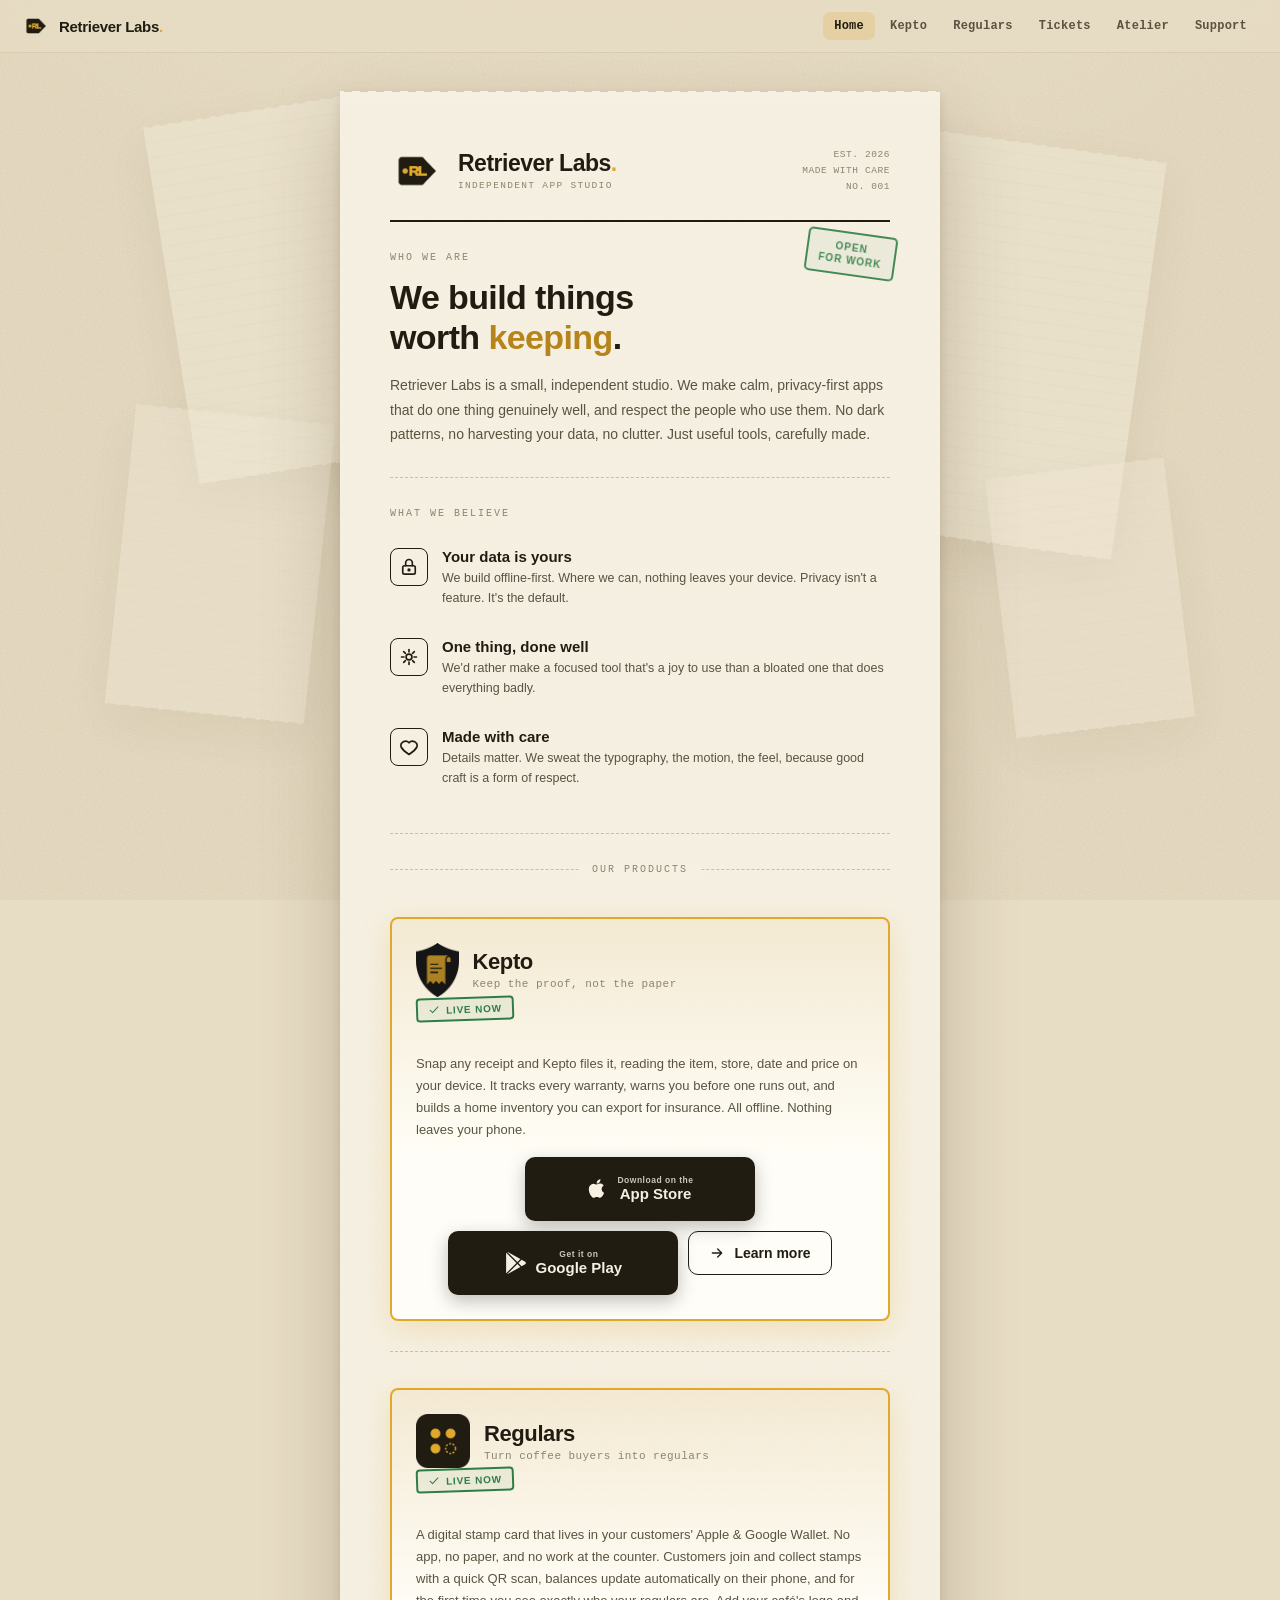
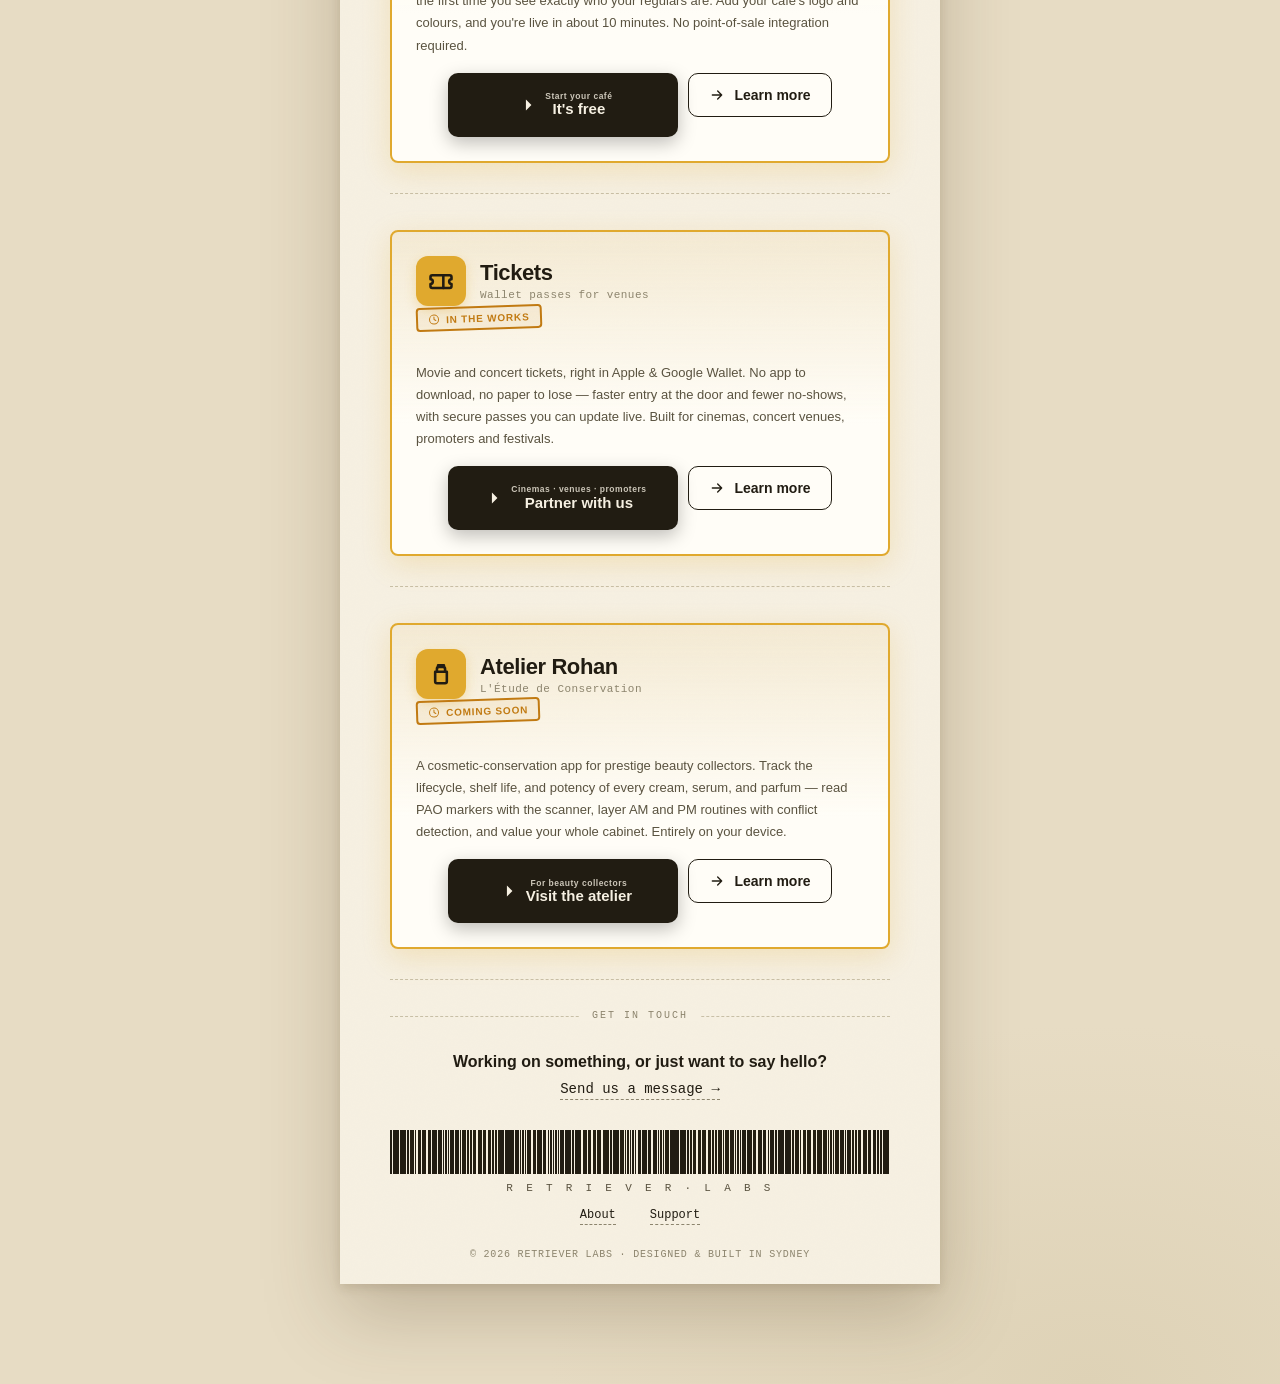
<file: index.html>
<!DOCTYPE html>
<html lang="en">
<head>
<meta charset="UTF-8">
<meta name="viewport" content="width=device-width, initial-scale=1.0">
<title>Kepto · We build things worth keeping</title>
<meta name="description" content="Retriever Labs is an independent studio building privacy-first, beautifully made apps. Makers of Kepto.">
<link rel="icon" type="image/png" href="img/logo.png?v=2">
<link rel="stylesheet" href="css/base.css">
<link rel="stylesheet" href="css/studio.css">
</head>
<body>

<div class="topbar">
  <a class="tb-home" href="index.html">
    <img class="tb-logo" src="img/logo.png" alt="Retriever Labs">
    <span class="tb-name">Retriever Labs<span style="color:var(--amber)">.</span></span>
  </a>
  <nav class="tb-nav">
    <a href="index.html" class="active">Home</a>
    <a href="https://kepto.com.au" target="_blank" rel="noopener">Kepto</a>
    <a href="https://theregulars.com.au" target="_blank" rel="noopener">Regulars</a>
    <a href="tickets/">Tickets</a>
    <a href="atelier/">Atelier</a>
    <a href="support.html">Support</a>
  </nav>
</div>

<div class="bg-slip s1"></div>
<div class="bg-slip s2"></div>
<div class="bg-slip s3"></div>
<div class="bg-slip s4"></div>

<div class="sheet">
  <div class="sheet-top"></div>

  <!-- LETTERHEAD -->
  <div class="lh">
    <div class="lh-brand">
      <img class="lh-logo" src="img/logo.png" alt="Retriever Labs">
      <div>
        <div class="lh-name">Retriever Labs<span style="color:var(--amber)">.</span></div>
        <div class="lh-sub">Independent App Studio</div>
      </div>
    </div>
    <div class="lh-meta">EST. 2026<br>MADE WITH CARE<br>NO. 001</div>
  </div>

  <div class="stamp-corner">Open<br>for work</div>

  <!-- MANIFESTO -->
  <div class="block">
    <div class="eyebrow">Who we are</div>
    <div class="headline">We build things<br>worth <span class="hl">keeping</span>.</div>
    <div class="para">Retriever Labs is a small, independent studio. We make calm, privacy-first apps that do one thing genuinely well, and respect the people who use them. No dark patterns, no harvesting your data, no clutter. Just useful tools, carefully made.</div>
  </div>

  <!-- PRINCIPLES -->
  <div class="block">
    <div class="eyebrow">What we believe</div>
    <div class="principle reveal">
      <div class="p-ic"><svg class="ic" viewBox="0 0 24 24"><rect x="4.5" y="10.5" width="15" height="10" rx="2"/><path d="M8 10.5V7a4 4 0 0 1 8 0v3.5"/><circle cx="12" cy="15.5" r="1"/></svg></div>
      <div class="p-body"><div class="p-title">Your data is yours</div><div class="p-desc">We build offline-first. Where we can, nothing leaves your device. Privacy isn't a feature. It's the default.</div></div>
    </div>
    <div class="principle reveal">
      <div class="p-ic"><svg class="ic" viewBox="0 0 24 24"><path d="M12 3v3M12 18v3M3 12h3M18 12h3M5.6 5.6l2.1 2.1M16.3 16.3l2.1 2.1M18.4 5.6l-2.1 2.1M7.7 16.3l-2.1 2.1"/><circle cx="12" cy="12" r="3.5"/></svg></div>
      <div class="p-body"><div class="p-title">One thing, done well</div><div class="p-desc">We'd rather make a focused tool that's a joy to use than a bloated one that does everything badly.</div></div>
    </div>
    <div class="principle reveal">
      <div class="p-ic"><svg class="ic" viewBox="0 0 24 24"><path d="M12 21s-7-4.5-9.5-9A5.5 5.5 0 0 1 12 7a5.5 5.5 0 0 1 9.5 5c-2.5 4.5-9.5 9-9.5 9z"/></svg></div>
      <div class="p-body"><div class="p-title">Made with care</div><div class="p-desc">Details matter. We sweat the typography, the motion, the feel, because good craft is a form of respect.</div></div>
    </div>
  </div>

  <div class="div-label"><span>Our products</span></div>

  <!-- KEPTO PRODUCT -->
  <div class="block">
    <div class="product featured">
      <div class="product-head">
        <img class="product-logo" src="img/kepto-logo.png" alt="Kepto">
        <div>
          <div class="product-name">Kepto</div>
          <div class="product-tag">Keep the proof, not the paper</div>
        </div>
      </div>
      <div class="product-status" style="color:var(--stamp-ok);border-color:var(--stamp-ok);background:rgba(46,125,70,0.07);"><svg class="ic" viewBox="0 0 24 24" style="stroke:var(--stamp-ok);"><path d="M20 6L9 17l-5-5"/></svg>Live now</div>
      <div class="product-desc">Snap any receipt and Kepto files it, reading the item, store, date and price on your device. It tracks every warranty, warns you before one runs out, and builds a home inventory you can export for insurance. All offline. Nothing leaves your phone.</div>
      <div class="product-btns">
        <a class="btn btn-dark" href="https://apps.apple.com/au/app/kepto/id6775776531" target="_blank" rel="noopener">
          <svg class="apple" viewBox="0 0 24 24"><path d="M17.05 12.04c-.03-2.6 2.12-3.85 2.22-3.91-1.21-1.77-3.09-2.01-3.76-2.04-1.6-.16-3.12.94-3.93.94-.81 0-2.06-.92-3.39-.89-1.74.03-3.35 1.01-4.25 2.57-1.81 3.14-.46 7.79 1.3 10.34.86 1.25 1.89 2.65 3.23 2.6 1.3-.05 1.79-.84 3.36-.84 1.57 0 2.01.84 3.39.81 1.4-.02 2.28-1.27 3.13-2.53.99-1.45 1.4-2.86 1.42-2.93-.03-.01-2.72-1.04-2.75-4.12zM14.7 4.5c.71-.86 1.19-2.06 1.06-3.25-1.02.04-2.26.68-3 1.54-.66.76-1.24 1.98-1.08 3.15 1.14.09 2.3-.58 3.02-1.44z"/></svg>
          <span><span class="b-small">Download on the</span><span class="b-big">App Store</span></span>
        </a>
        <a class="btn btn-dark" href="https://play.google.com/store/apps/details?id=au.com.retrieverlabs.kepto" target="_blank" rel="noopener">
          <svg class="apple" viewBox="0 0 24 24"><path d="M22.018 13.298l-3.919 2.218-3.515-3.493 3.543-3.521 3.891 2.202a1.49 1.49 0 0 1 0 2.594zM1.337.924a1.486 1.486 0 0 0-.112.568v21.017c0 .217.045.419.124.6l11.155-11.087L1.337.924zm12.207 10.065l3.258-3.238L3.45.195a1.466 1.466 0 0 0-.946-.179l11.04 10.973zm0 2.067l-11 10.933c.298.036.612-.016.906-.183l13.324-7.54-3.23-3.21z"/></svg>
          <span><span class="b-small">Get it on</span><span class="b-big">Google Play</span></span>
        </a>
        <a class="btn btn-ghost" href="https://kepto.com.au" target="_blank" rel="noopener"><svg class="ic" viewBox="0 0 24 24"><path d="M5 12h14M13 6l6 6-6 6"/></svg>Learn more</a>
      </div>
    </div>
  </div>

  <!-- REGULARS PRODUCT -->
  <div class="block">
    <div class="product featured">
      <div class="product-head">
        <img class="product-logo" src="img/regulars-logo.png" alt="Regulars">
        <div>
          <div class="product-name">Regulars</div>
          <div class="product-tag">Turn coffee buyers into regulars</div>
        </div>
      </div>
      <div class="product-status" style="color:var(--stamp-ok);border-color:var(--stamp-ok);background:rgba(46,125,70,0.07);"><svg class="ic" viewBox="0 0 24 24" style="stroke:var(--stamp-ok);"><path d="M20 6L9 17l-5-5"/></svg>Live now</div>
      <div class="product-desc">A digital stamp card that lives in your customers' Apple &amp; Google Wallet. No app, no paper, and no work at the counter. Customers join and collect stamps with a quick QR scan, balances update automatically on their phone, and for the first time you see exactly who your regulars are. Add your café's logo and colours, and you're live in about 10 minutes. No point-of-sale integration required.</div>
      <div class="product-btns">
        <a class="btn btn-dark" href="https://theregulars.com.au" target="_blank" rel="noopener">
          <svg class="ic" viewBox="0 0 24 24"><path d="M5 12h14M13 6l6 6-6 6"/></svg>
          <span><span class="b-small">Start your café</span><span class="b-big">It's free</span></span>
        </a>
        <a class="btn btn-ghost" href="https://theregulars.com.au" target="_blank" rel="noopener"><svg class="ic" viewBox="0 0 24 24"><path d="M5 12h14M13 6l6 6-6 6"/></svg>Learn more</a>
      </div>
    </div>
  </div>

  <!-- TICKETS PRODUCT -->
  <div class="block">
    <div class="product featured">
      <div class="product-head">
        <div class="product-mark"><svg class="ic" viewBox="0 0 24 24"><path d="M3 8.5A1.5 1.5 0 0 1 4.5 7h15A1.5 1.5 0 0 1 21 8.5v2a2 2 0 0 0 0 4v2A1.5 1.5 0 0 1 19.5 18h-15A1.5 1.5 0 0 1 3 16.5v-2a2 2 0 0 0 0-4Z"/><path d="M14 7v11"/></svg></div>
        <div>
          <div class="product-name">Tickets</div>
          <div class="product-tag">Wallet passes for venues</div>
        </div>
      </div>
      <div class="product-status"><svg class="ic" viewBox="0 0 24 24"><circle cx="12" cy="12" r="9"/><path d="M12 7V12L15.5 14"/></svg>In the works</div>
      <div class="product-desc">Movie and concert tickets, right in Apple &amp; Google Wallet. No app to download, no paper to lose — faster entry at the door and fewer no-shows, with secure passes you can update live. Built for cinemas, concert venues, promoters and festivals.</div>
      <div class="product-btns">
        <a class="btn btn-dark" href="tickets/#partner">
          <svg class="ic" viewBox="0 0 24 24"><path d="M5 12h14M13 6l6 6-6 6"/></svg>
          <span><span class="b-small">Cinemas · venues · promoters</span><span class="b-big">Partner with us</span></span>
        </a>
        <a class="btn btn-ghost" href="tickets/"><svg class="ic" viewBox="0 0 24 24"><path d="M5 12h14M13 6l6 6-6 6"/></svg>Learn more</a>
      </div>
    </div>
  </div>

  <!-- ATELIER ROHAN PRODUCT -->
  <div class="block">
    <div class="product featured">
      <div class="product-head">
        <div class="product-mark"><svg class="ic" viewBox="0 0 24 24"><path d="M7 10h10v8.5A1.5 1.5 0 0 1 15.5 20h-7A1.5 1.5 0 0 1 7 18.5Z"/><path d="M8.5 10V7.5A1.5 1.5 0 0 1 10 6h4a1.5 1.5 0 0 1 1.5 1.5V10"/><path d="M9.5 6V4.5h5V6"/></svg></div>
        <div>
          <div class="product-name">Atelier Rohan</div>
          <div class="product-tag">L'Étude de Conservation</div>
        </div>
      </div>
      <div class="product-status"><svg class="ic" viewBox="0 0 24 24"><circle cx="12" cy="12" r="9"/><path d="M12 7V12L15.5 14"/></svg>Coming soon</div>
      <div class="product-desc">A cosmetic-conservation app for prestige beauty collectors. Track the lifecycle, shelf life, and potency of every cream, serum, and parfum — read PAO markers with the scanner, layer AM and PM routines with conflict detection, and value your whole cabinet. Entirely on your device.</div>
      <div class="product-btns">
        <a class="btn btn-dark" href="atelier/">
          <svg class="ic" viewBox="0 0 24 24"><path d="M5 12h14M13 6l6 6-6 6"/></svg>
          <span><span class="b-small">For beauty collectors</span><span class="b-big">Visit the atelier</span></span>
        </a>
        <a class="btn btn-ghost" href="atelier/"><svg class="ic" viewBox="0 0 24 24"><path d="M5 12h14M13 6l6 6-6 6"/></svg>Learn more</a>
      </div>
    </div>
  </div>

  <!-- CONTACT -->
  <div class="div-label"><span>Get in touch</span></div>
  <div class="contact">
    <div class="contact-h">Working on something, or just want to say hello?</div>
    <a class="contact-mail" href="support.html#contact">Send us a message →</a>
  </div>

  <!-- BARCODE FOOTER -->
  <div class="barcode"></div>
  <div class="barcode-num">R E T R I E V E R · L A B S</div>
  <div class="foot-links" style="display:flex;justify-content:center;gap:18px;margin-top:14px;position:relative;z-index:1;font-family:var(--mono);font-size:12px;">
    <a href="about/" style="color:var(--ink);text-decoration:none;border-bottom:1.5px dashed var(--ink-3);padding-bottom:2px;">About</a>
    <a href="support.html" style="color:var(--ink);text-decoration:none;border-bottom:1.5px dashed var(--ink-3);padding-bottom:2px;">Support</a>
  </div>
  <div class="foot">© 2026 Retriever Labs · Designed &amp; built in Sydney</div>

  <div class="sheet-bottom"></div>
</div>

<script src="js/reveal.js"></script>
</body>
</html>
</file>
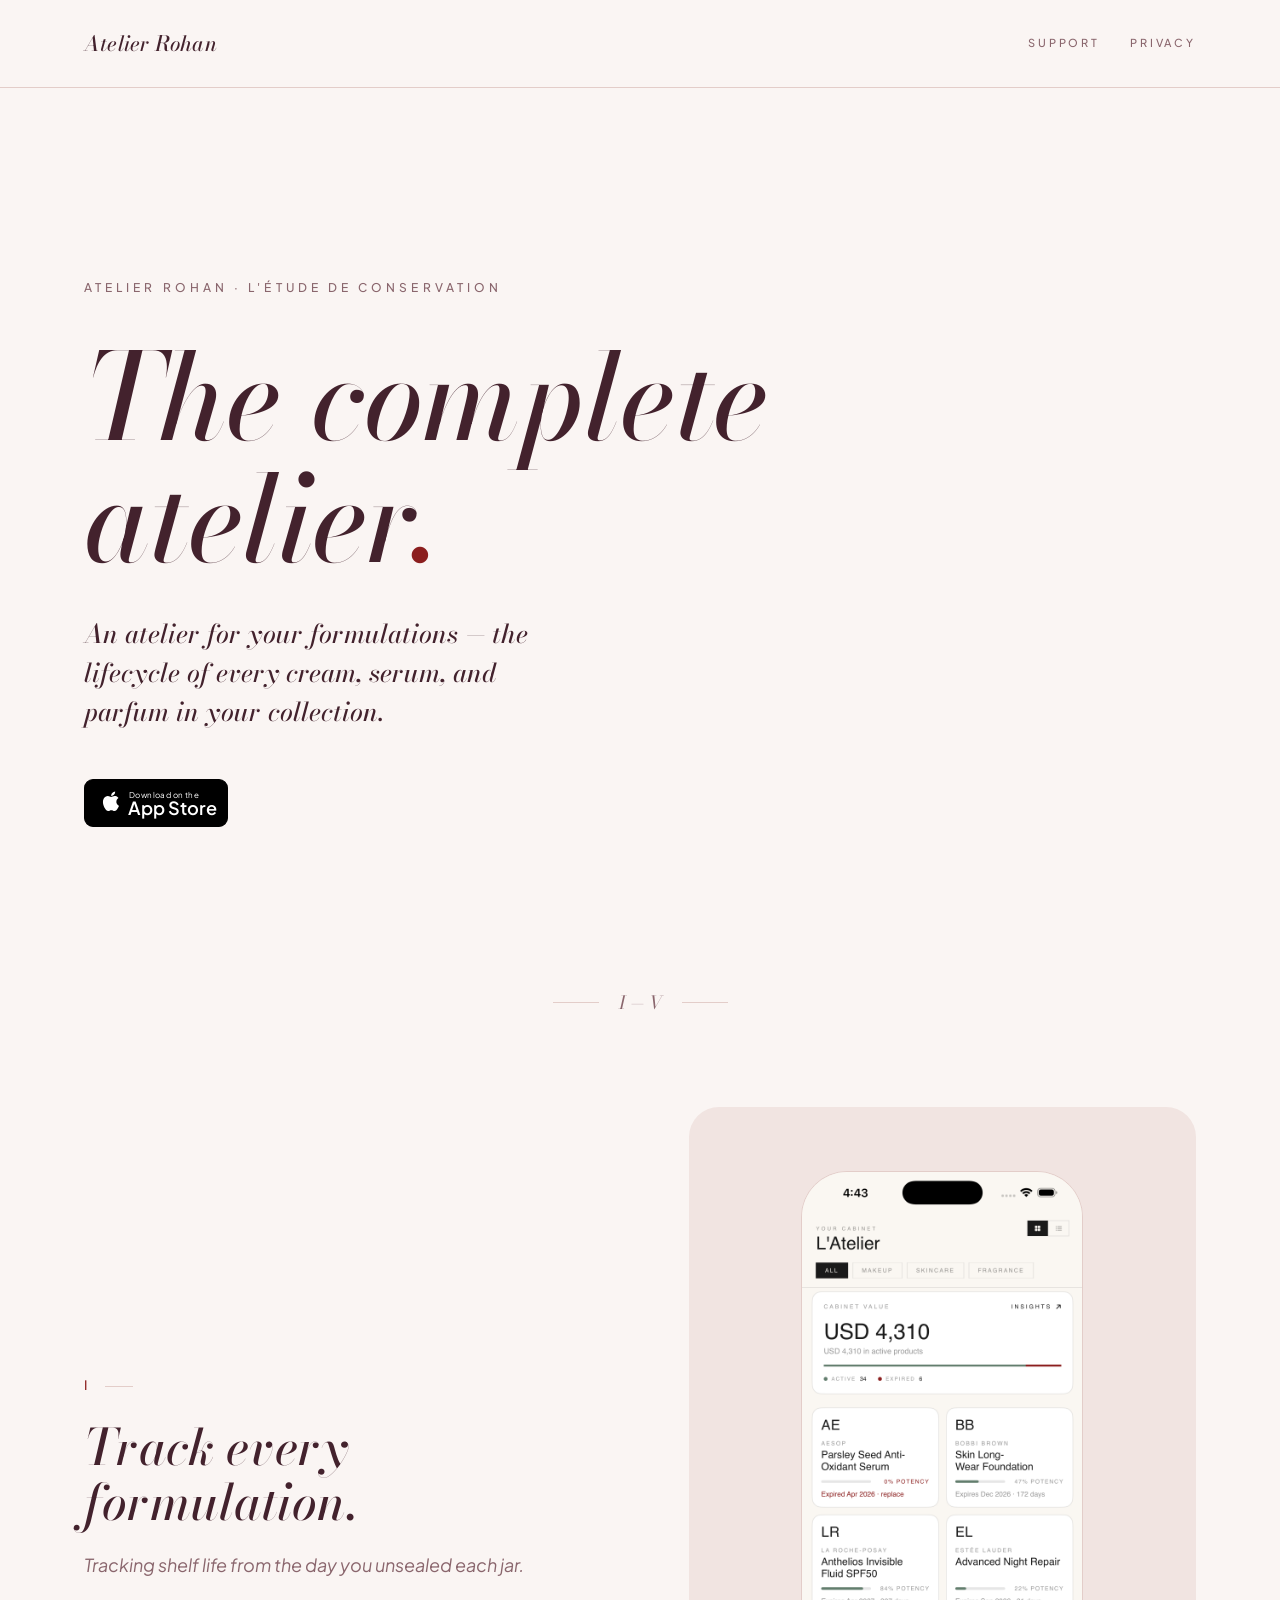
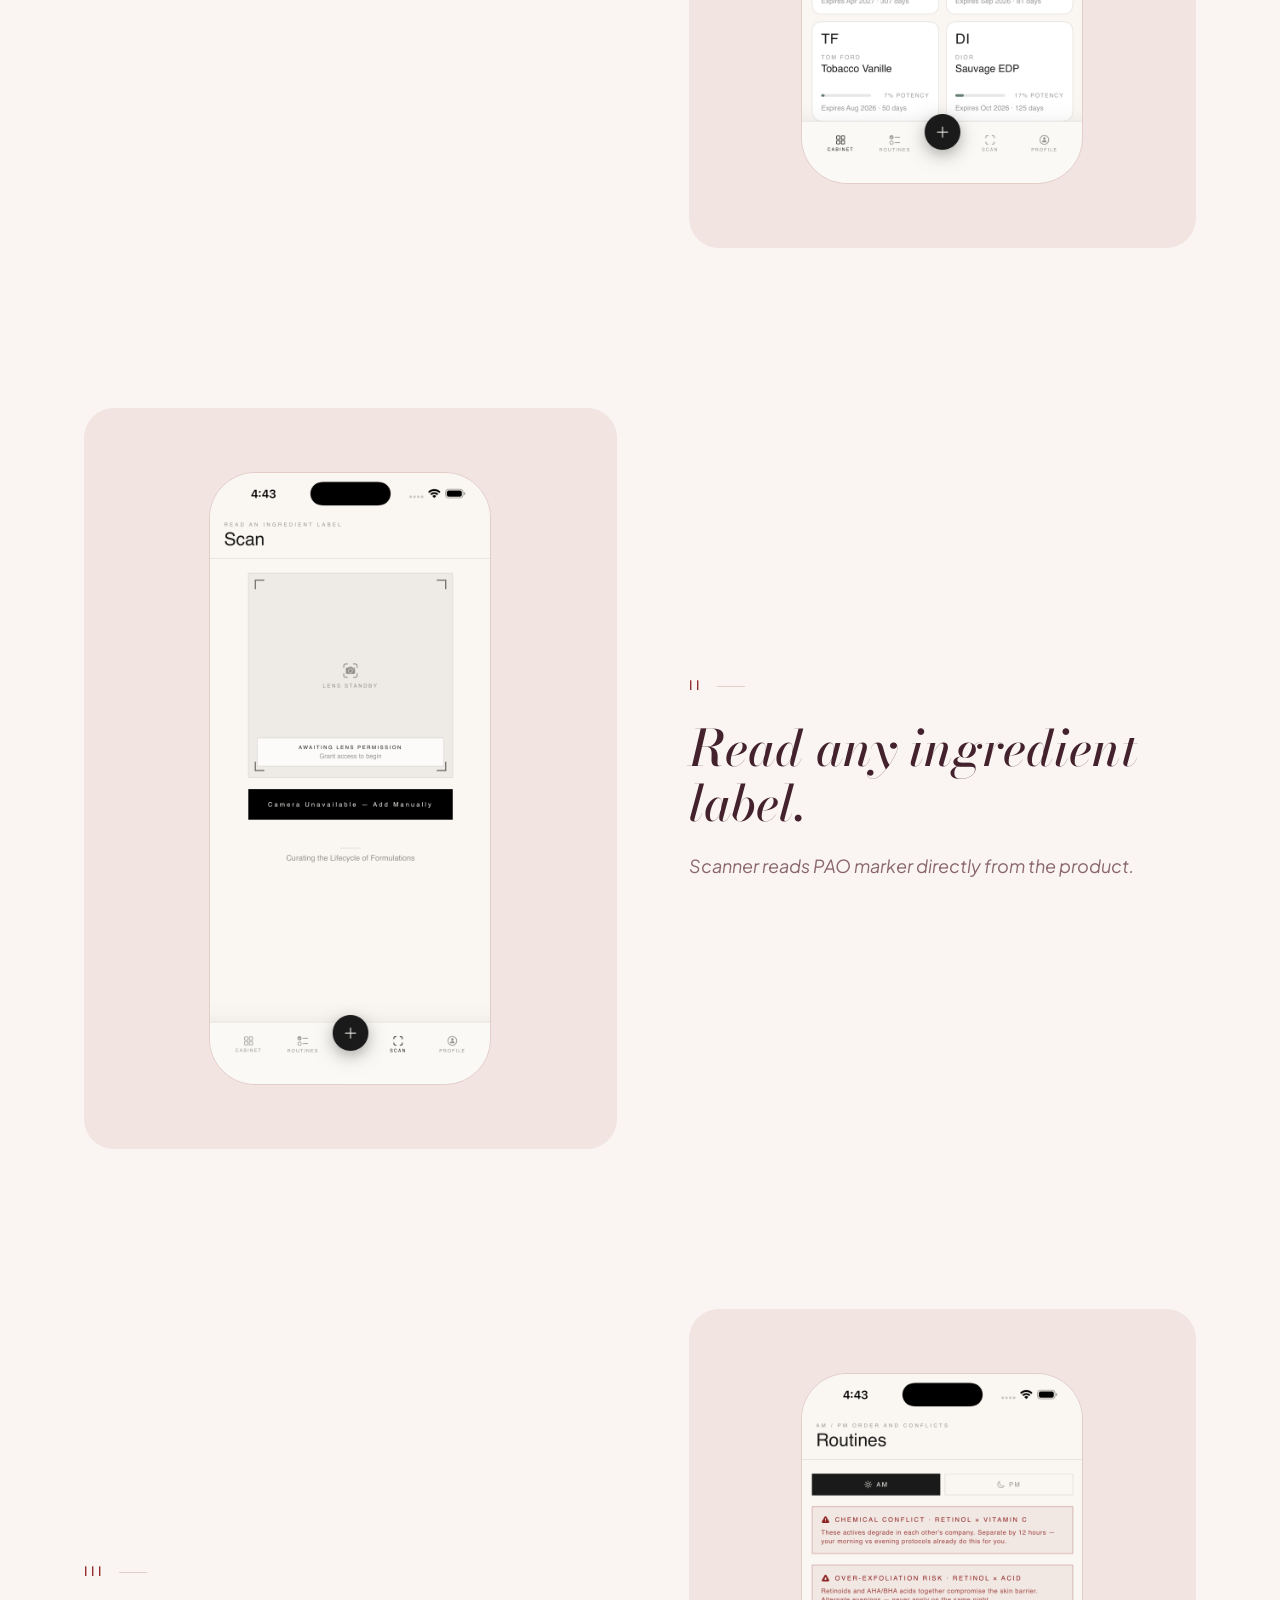
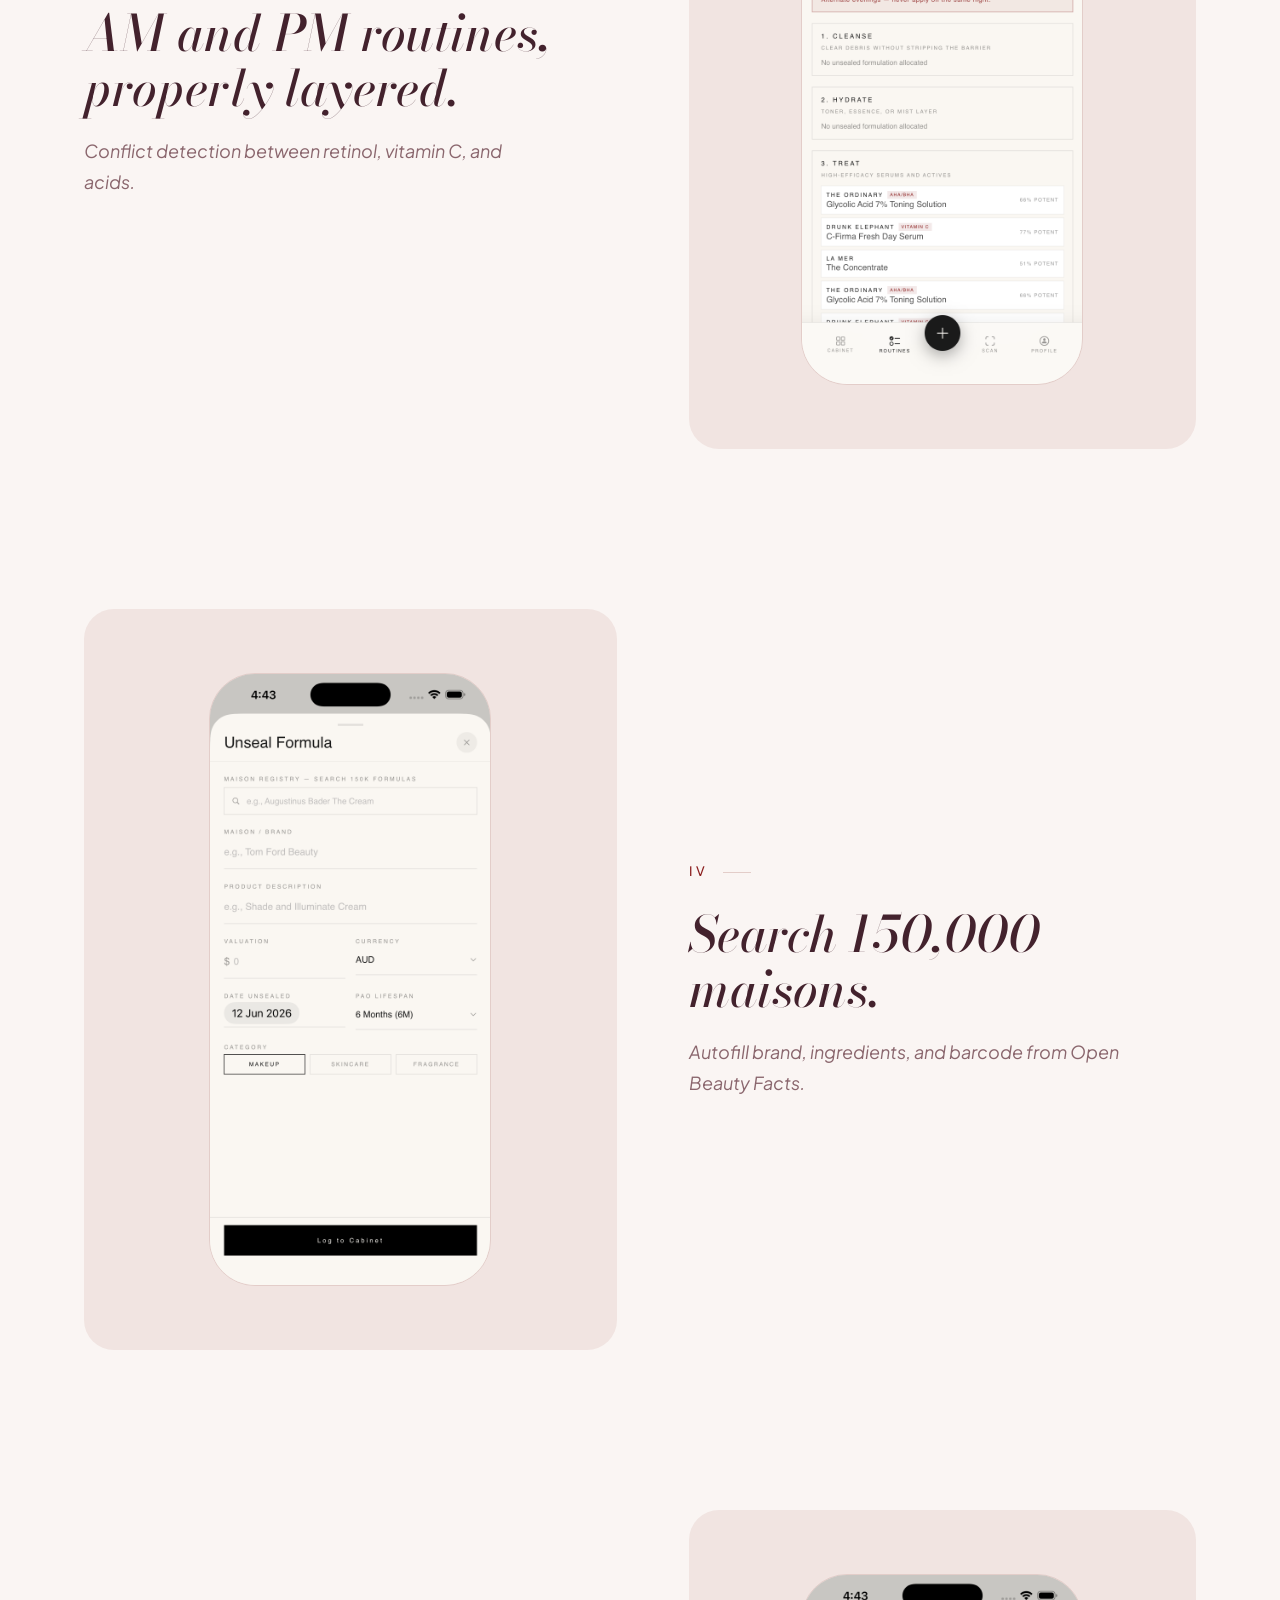
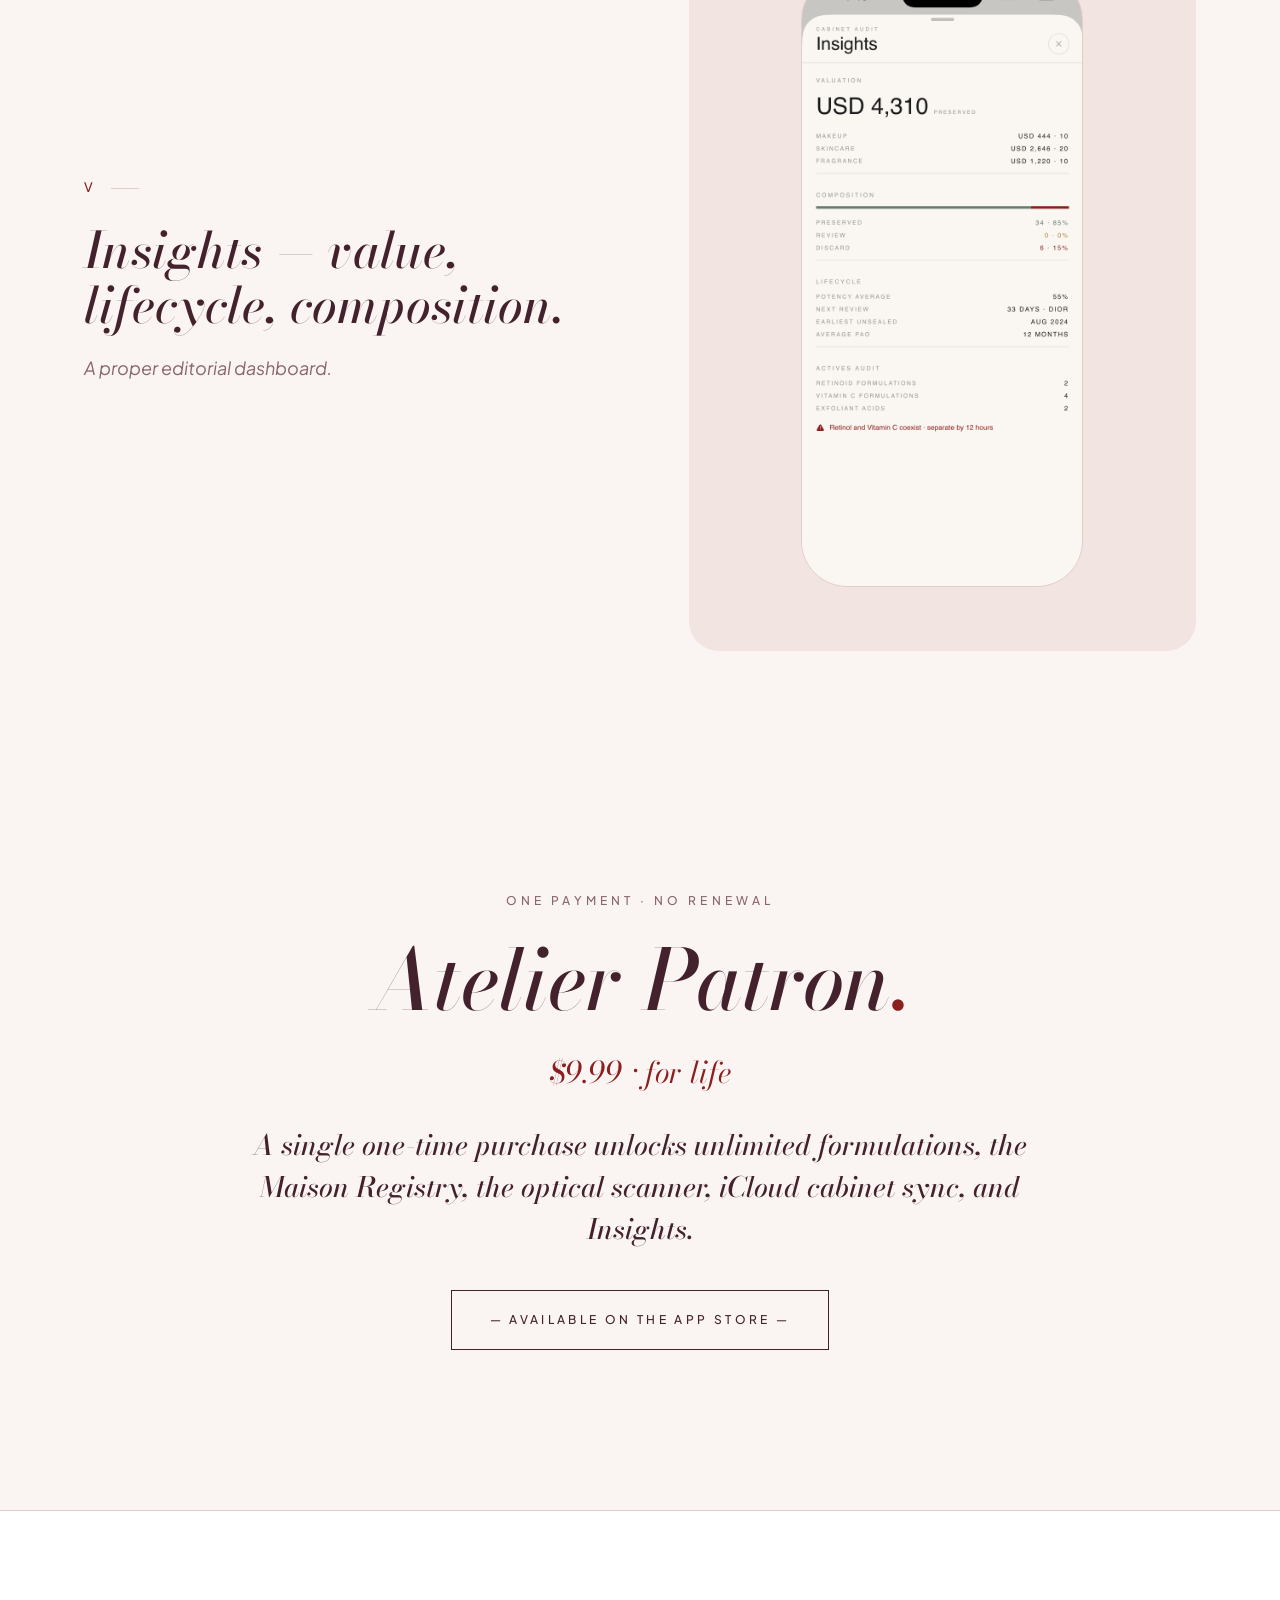
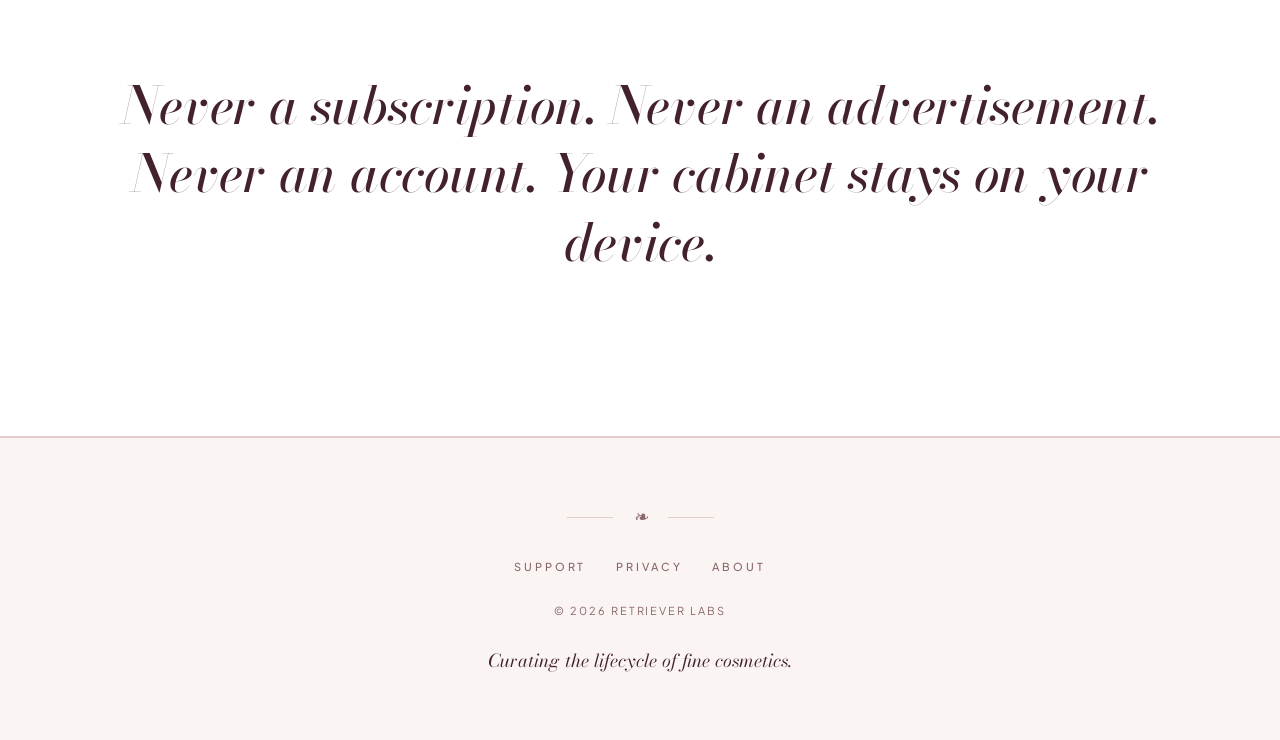
<file: atelier/index.html>
<!DOCTYPE html>
<html lang="en">
<head>
<meta charset="UTF-8">
<meta name="viewport" content="width=device-width, initial-scale=1.0">
<title>Atelier Rohan — L'Étude de Conservation</title>
<meta name="description" content="An atelier for your formulations — the lifecycle of every cream, serum, and parfum in your collection. A cosmetic-conservation app for prestige beauty collectors.">
<link rel="preconnect" href="https://fonts.googleapis.com">
<link rel="preconnect" href="https://fonts.gstatic.com" crossorigin>
<link href="https://fonts.googleapis.com/css2?family=Bodoni+Moda:ital,opsz,wght@0,6..96,400;0,6..96,500;1,6..96,400;1,6..96,500;1,6..96,600&family=Plus+Jakarta+Sans:ital,wght@0,400;0,500;0,600;1,400;1,500&display=swap" rel="stylesheet">
<link rel="stylesheet" href="style.css">
</head>
<body>

<!-- MASTHEAD -->
<header class="masthead">
  <div class="wrap mast-inner">
    <a class="mast-mark" href="index.html">Atelier Rohan</a>
    <nav class="mast-nav">
      <a href="support.html">Support</a>
      <a href="privacy/">Privacy</a>
    </nav>
  </div>
</header>

<!-- HERO -->
<div class="wrap">
  <section class="hero fade">
    <div class="label">Atelier Rohan · L'Étude de Conservation</div>
    <h1 class="display h-hero">The complete atelier<span class="dot">.</span></h1>
    <p class="hero-sub">An atelier for your formulations — the lifecycle of every cream, serum, and parfum in your collection.</p>
    <a class="hero-badge" href="#" aria-label="Download on the App Store">
      <svg class="appstore" viewBox="0 0 135 45" xmlns="http://www.w3.org/2000/svg" role="img" aria-label="Download on the App Store">
        <rect x=".5" y=".5" width="134" height="44" rx="8" fill="#000" stroke="#000"/>
        <path transform="translate(15 10.5) scale(0.9)" fill="#fff" d="M17.05 12.04c-.03-2.6 2.12-3.85 2.22-3.91-1.21-1.77-3.09-2.01-3.76-2.04-1.6-.16-3.12.94-3.93.94-.81 0-2.06-.92-3.39-.89-1.74.03-3.35 1.01-4.25 2.57-1.81 3.14-.46 7.79 1.3 10.34.86 1.25 1.89 2.65 3.23 2.6 1.3-.05 1.79-.84 3.36-.84 1.57 0 2.01.84 3.39.81 1.4-.02 2.28-1.27 3.13-2.53.99-1.45 1.4-2.86 1.42-2.93-.03-.01-2.72-1.04-2.75-4.12zM14.7 4.5c.71-.86 1.19-2.06 1.06-3.25-1.02.04-2.26.68-3 1.54-.66.76-1.24 1.98-1.08 3.15 1.14.09 2.3-.58 3.02-1.44z"/>
        <text x="42" y="18" fill="#fff" font-family="Plus Jakarta Sans, Helvetica, Arial, sans-serif" font-size="7.5" letter-spacing=".4">Download on the</text>
        <text x="41.4" y="34" fill="#fff" font-family="Plus Jakarta Sans, Helvetica, Arial, sans-serif" font-size="17" font-weight="600">App Store</text>
      </svg>
    </a>
  </section>
</div>

<!-- FEATURES -->
<div class="wrap">

  <section style="padding-block:0;">
    <div class="ornament" style="margin-bottom:10px;">I — V</div>
  </section>

  <div class="feature fade">
    <div class="feature-text">
      <div class="feature-num">I</div>
      <h2 class="feature-h">Track every formulation.</h2>
      <p class="feature-p">Tracking shelf life from the day you unsealed each jar.</p>
    </div>
    <div class="feature-art">
      <div class="device-wrap"><div class="shot-frame"><img class="shot" src="img/01-cabinet.png?v=3" alt="The Cabinet — your formulations with potency and shelf life"></div></div>
    </div>
  </div>

  <div class="feature flip fade">
    <div class="feature-text">
      <div class="feature-num">II</div>
      <h2 class="feature-h">Read any ingredient label.</h2>
      <p class="feature-p">Scanner reads PAO marker directly from the product.</p>
    </div>
    <div class="feature-art">
      <div class="device-wrap"><div class="shot-frame"><img class="shot" src="img/02-scan.png?v=3" alt="The optical scanner reading an ingredient label"></div></div>
    </div>
  </div>

  <div class="feature fade">
    <div class="feature-text">
      <div class="feature-num">III</div>
      <h2 class="feature-h">AM and PM routines, properly layered.</h2>
      <p class="feature-p">Conflict detection between retinol, vitamin C, and acids.</p>
    </div>
    <div class="feature-art">
      <div class="device-wrap"><div class="shot-frame"><img class="shot" src="img/03-routines.png?v=3" alt="AM and PM routines with conflict detection"></div></div>
    </div>
  </div>

  <div class="feature flip fade">
    <div class="feature-text">
      <div class="feature-num">IV</div>
      <h2 class="feature-h">Search 150,000 maisons.</h2>
      <p class="feature-p">Autofill brand, ingredients, and barcode from Open Beauty Facts.</p>
    </div>
    <div class="feature-art">
      <div class="device-wrap"><div class="shot-frame"><img class="shot" src="img/04-registry.png?v=3" alt="The Maison Registry — search 150,000 formulas"></div></div>
    </div>
  </div>

  <div class="feature fade">
    <div class="feature-text">
      <div class="feature-num">V</div>
      <h2 class="feature-h">Insights — value, lifecycle, composition.</h2>
      <p class="feature-p">A proper editorial dashboard.</p>
    </div>
    <div class="feature-art">
      <div class="device-wrap"><div class="shot-frame"><img class="shot" src="img/05-insights.png?v=3" alt="Insights — value, lifecycle, and composition"></div></div>
    </div>
  </div>

</div>

<!-- PRICING -->
<div class="wrap">
  <section class="center fade">
    <div class="stack-sm">
      <div class="label">One Payment · No Renewal</div>
      <h2 class="display h-sec">Atelier Patron<span class="dot">.</span></h2>
      <div class="price-figure">$9.99 · for life</div>
      <p class="lede measure">A single one-time purchase unlocks unlimited formulations, the Maison Registry, the optical scanner, iCloud cabinet sync, and Insights.</p>
      <div style="margin-top:40px;"><a class="btn-outline" href="#">— Available on the App Store —</a></div>
    </div>
  </section>
</div>

<!-- PROMISE -->
<section class="promise">
  <div class="wrap center fade">
    <p class="display measure-wide">Never a subscription. Never an advertisement. Never an account. Your cabinet stays on your device.</p>
  </div>
</section>

<!-- FOOTER -->
<footer class="foot">
  <div class="wrap foot-inner">
    <div class="ornament">❧</div>
    <nav class="foot-links">
      <a href="support.html">Support</a>
      <a href="privacy/">Privacy</a>
      <a href="../about/">About</a>
    </nav>
    <div class="foot-copy">© 2026 Retriever Labs</div>
    <div class="foot-tag">Curating the lifecycle of fine cosmetics.</div>
  </div>
</footer>

<script src="fade.js"></script>
</body>
</html>
</file>
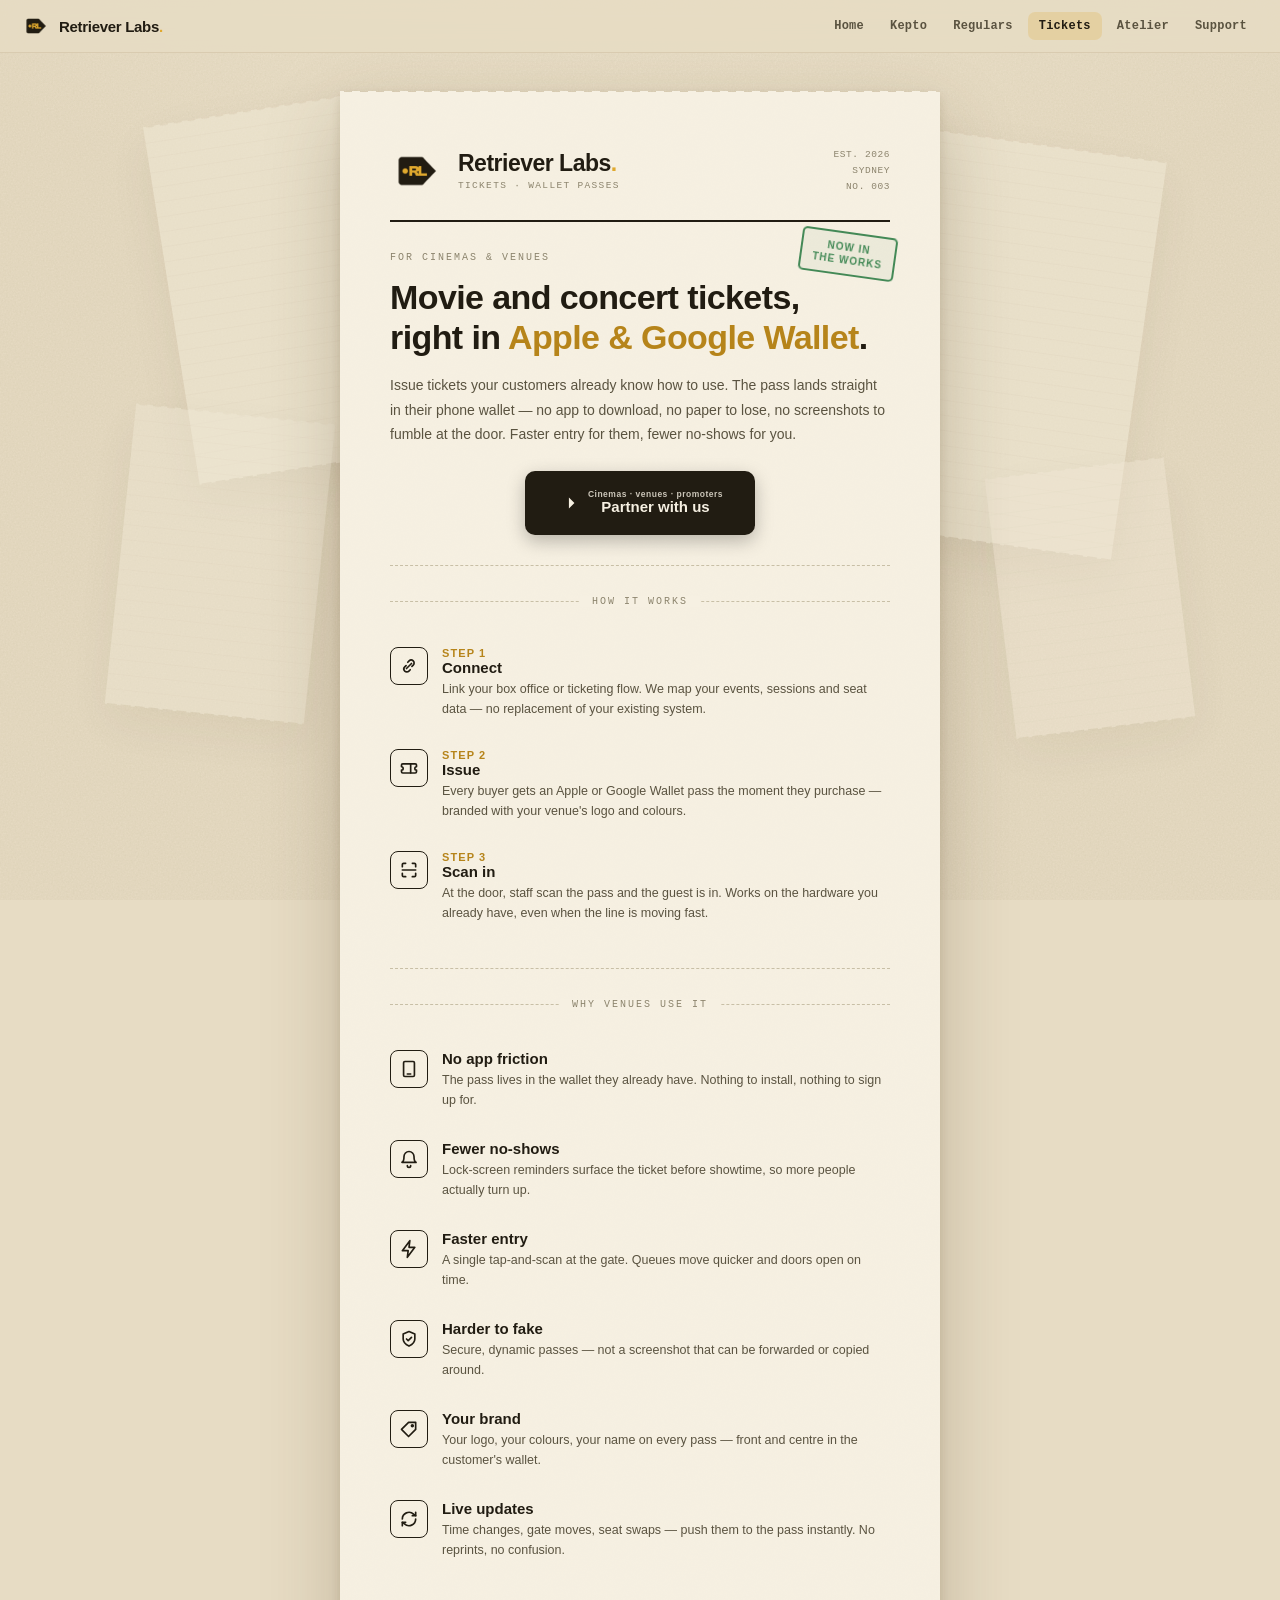
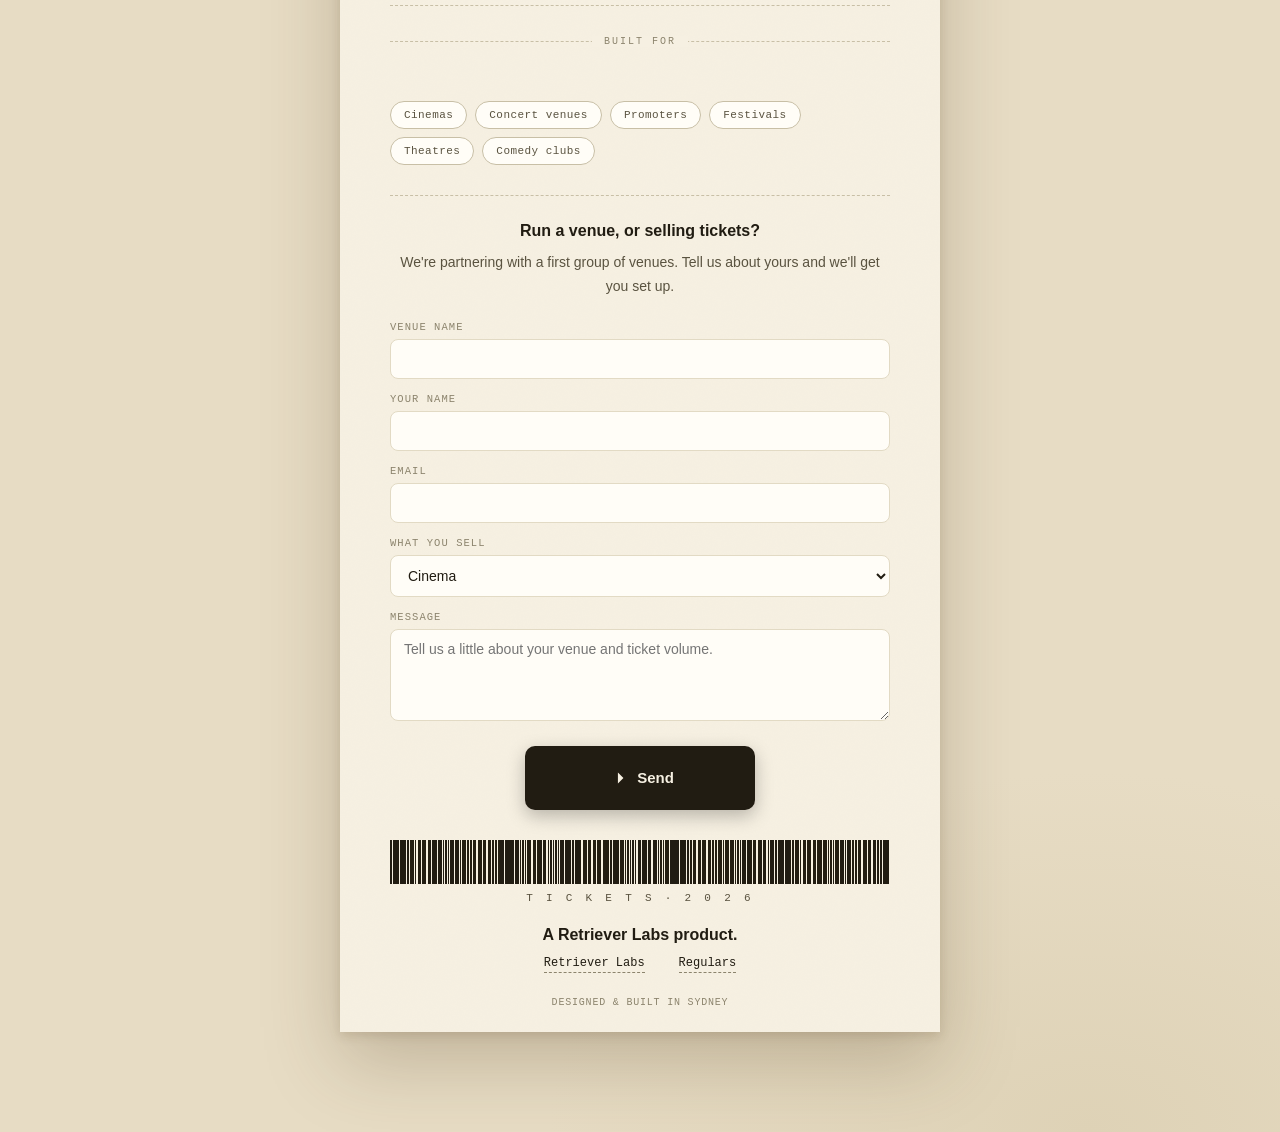
<file: tickets/index.html>
<!DOCTYPE html>
<html lang="en">
<head>
<meta charset="UTF-8">
<meta name="viewport" content="width=device-width, initial-scale=1.0">
<title>Tickets · Kepto</title>
<meta name="description" content="Movie and concert tickets, right in Apple and Google Wallet. A Retriever Labs product for cinemas, venues, promoters and festivals.">
<link rel="icon" type="image/png" href="../img/logo.png?v=2">
<link rel="stylesheet" href="../css/base.css">
<link rel="stylesheet" href="../css/studio.css">
<style>
  /* tickets-specific bits, scoped to this draft */
  .step-num{font-family:var(--font-display);font-size:11px;font-weight:700;color:var(--amber-deep);letter-spacing:0.1em;}
  .chips{display:flex;flex-wrap:wrap;gap:8px;margin-top:18px;}
  .chip{font-family:var(--mono);font-size:11px;letter-spacing:0.04em;color:var(--ink-2);border:1.5px solid var(--dash);border-radius:999px;padding:7px 13px;background:#FFFDF7;}
  .cta-row{display:flex;justify-content:center;margin-top:24px;}
  /* partner form */
  #partner{scroll-margin-top:80px;}
  .form{margin-top:22px;text-align:left;}
  .form-row{margin-bottom:14px;}
  .form-label{display:block;font-family:var(--mono);font-size:10.5px;letter-spacing:0.1em;text-transform:uppercase;color:var(--ink-3);margin-bottom:6px;}
  .form-input,.form-textarea,.form-select{width:100%;font-family:var(--font-body);font-size:14px;color:var(--ink);background:#FFFDF7;border:1.5px solid var(--paper-edge);border-radius:8px;padding:11px 13px;outline:none;transition:border-color 150ms;}
  .form-input:focus,.form-textarea:focus,.form-select:focus{border-color:var(--amber);}
  .form-textarea{resize:vertical;min-height:92px;}
  .form-actions{display:flex;justify-content:center;margin-top:20px;}
</style>
</head>
<body>

<div class="topbar">
  <a class="tb-home" href="../index.html">
    <img class="tb-logo" src="../img/logo.png" alt="Retriever Labs">
    <span class="tb-name">Retriever Labs<span style="color:var(--amber)">.</span></span>
  </a>
  <nav class="tb-nav">
    <a href="../index.html">Home</a>
    <a href="https://kepto.com.au" target="_blank" rel="noopener">Kepto</a>
    <a href="https://theregulars.com.au" target="_blank" rel="noopener">Regulars</a>
    <a href="./" class="active">Tickets</a>
    <a href="../atelier/">Atelier</a>
    <a href="../support.html">Support</a>
  </nav>
</div>

<div class="bg-slip s1"></div>
<div class="bg-slip s2"></div>
<div class="bg-slip s3"></div>
<div class="bg-slip s4"></div>

<div class="sheet">
  <div class="sheet-top"></div>

  <!-- LETTERHEAD -->
  <div class="lh">
    <div class="lh-brand">
      <img class="lh-logo" src="../img/logo.png" alt="Retriever Labs">
      <div>
        <div class="lh-name">Retriever Labs<span style="color:var(--amber)">.</span></div>
        <div class="lh-sub">Tickets · Wallet passes</div>
      </div>
    </div>
    <div class="lh-meta">EST. 2026<br>SYDNEY<br>NO. 003</div>
  </div>

  <div class="stamp-corner">Now in<br>the works</div>

  <!-- HERO -->
  <div class="block">
    <div class="eyebrow">For cinemas &amp; venues</div>
    <div class="headline">Movie and concert tickets,<br>right in <span class="hl">Apple &amp; Google Wallet</span>.</div>
    <div class="para">Issue tickets your customers already know how to use. The pass lands straight in their phone wallet — no app to download, no paper to lose, no screenshots to fumble at the door. Faster entry for them, fewer no-shows for you.</div>
    <div class="cta-row">
      <a class="btn btn-dark" href="#partner">
        <svg class="ic" viewBox="0 0 24 24"><path d="M5 12h14M13 6l6 6-6 6"/></svg>
        <span><span class="b-small">Cinemas · venues · promoters</span><span class="b-big">Partner with us</span></span>
      </a>
    </div>
  </div>

  <!-- HOW IT WORKS -->
  <div class="div-label"><span>How it works</span></div>
  <div class="block">
    <div class="principle reveal">
      <div class="p-ic"><svg class="ic" viewBox="0 0 24 24"><path d="M9 15l6-6"/><path d="M10.5 7.5l1.6-1.6a3.5 3.5 0 0 1 5 5l-1.6 1.6"/><path d="M13.5 16.5l-1.6 1.6a3.5 3.5 0 0 1-5-5l1.6-1.6"/></svg></div>
      <div class="p-body"><div class="step-num">STEP 1</div><div class="p-title">Connect</div><div class="p-desc">Link your box office or ticketing flow. We map your events, sessions and seat data — no replacement of your existing system.</div></div>
    </div>
    <div class="principle reveal">
      <div class="p-ic"><svg class="ic" viewBox="0 0 24 24"><path d="M3 8.5A1.5 1.5 0 0 1 4.5 7h15A1.5 1.5 0 0 1 21 8.5v2a2 2 0 0 0 0 4v2A1.5 1.5 0 0 1 19.5 18h-15A1.5 1.5 0 0 1 3 16.5v-2a2 2 0 0 0 0-4Z"/><path d="M14 7v11"/></svg></div>
      <div class="p-body"><div class="step-num">STEP 2</div><div class="p-title">Issue</div><div class="p-desc">Every buyer gets an Apple or Google Wallet pass the moment they purchase — branded with your venue's logo and colours.</div></div>
    </div>
    <div class="principle reveal">
      <div class="p-ic"><svg class="ic" viewBox="0 0 24 24"><path d="M4 8V5.5A1.5 1.5 0 0 1 5.5 4H8"/><path d="M16 4h2.5A1.5 1.5 0 0 1 20 5.5V8"/><path d="M20 16v2.5a1.5 1.5 0 0 1-1.5 1.5H16"/><path d="M8 20H5.5A1.5 1.5 0 0 1 4 18.5V16"/><path d="M4 12h16"/></svg></div>
      <div class="p-body"><div class="step-num">STEP 3</div><div class="p-title">Scan in</div><div class="p-desc">At the door, staff scan the pass and the guest is in. Works on the hardware you already have, even when the line is moving fast.</div></div>
    </div>
  </div>

  <!-- WHY VENUES USE IT -->
  <div class="div-label"><span>Why venues use it</span></div>
  <div class="block">
    <div class="principle reveal">
      <div class="p-ic"><svg class="ic" viewBox="0 0 24 24"><path d="M7 3h10a1.5 1.5 0 0 1 1.5 1.5v15A1.5 1.5 0 0 1 17 21H7a1.5 1.5 0 0 1-1.5-1.5v-15A1.5 1.5 0 0 1 7 3Z"/><path d="M10 18h4"/></svg></div>
      <div class="p-body"><div class="p-title">No app friction</div><div class="p-desc">The pass lives in the wallet they already have. Nothing to install, nothing to sign up for.</div></div>
    </div>
    <div class="principle reveal">
      <div class="p-ic"><svg class="ic" viewBox="0 0 24 24"><path d="M6 9a6 6 0 0 1 12 0c0 6 2.5 7 2.5 7H3.5S6 15 6 9Z"/><path d="M10 20a2 2 0 0 0 4 0"/></svg></div>
      <div class="p-body"><div class="p-title">Fewer no-shows</div><div class="p-desc">Lock-screen reminders surface the ticket before showtime, so more people actually turn up.</div></div>
    </div>
    <div class="principle reveal">
      <div class="p-ic"><svg class="ic" viewBox="0 0 24 24"><path d="M13 2 4 14h7l-1 8 9-12h-7l1-8Z"/></svg></div>
      <div class="p-body"><div class="p-title">Faster entry</div><div class="p-desc">A single tap-and-scan at the gate. Queues move quicker and doors open on time.</div></div>
    </div>
    <div class="principle reveal">
      <div class="p-ic"><svg class="ic" viewBox="0 0 24 24"><path d="M12 3l7 3v6c0 4-3 6.5-7 8.5C8 18.5 5 16 5 12V6l7-3Z"/><path d="M9 12l2 2 4-4"/></svg></div>
      <div class="p-body"><div class="p-title">Harder to fake</div><div class="p-desc">Secure, dynamic passes — not a screenshot that can be forwarded or copied around.</div></div>
    </div>
    <div class="principle reveal">
      <div class="p-ic"><svg class="ic" viewBox="0 0 24 24"><path d="M3 12.5 11.5 4H20v8.5L11.5 21Z"/><circle cx="16" cy="8" r="1.1"/></svg></div>
      <div class="p-body"><div class="p-title">Your brand</div><div class="p-desc">Your logo, your colours, your name on every pass — front and centre in the customer's wallet.</div></div>
    </div>
    <div class="principle reveal">
      <div class="p-ic"><svg class="ic" viewBox="0 0 24 24"><path d="M4 12a8 8 0 0 1 13.5-5.8L20 8"/><path d="M20 4v4h-4"/><path d="M20 12a8 8 0 0 1-13.5 5.8L4 16"/><path d="M4 20v-4h4"/></svg></div>
      <div class="p-body"><div class="p-title">Live updates</div><div class="p-desc">Time changes, gate moves, seat swaps — push them to the pass instantly. No reprints, no confusion.</div></div>
    </div>
  </div>

  <!-- BUILT FOR -->
  <div class="div-label"><span>Built for</span></div>
  <div class="block">
    <div class="chips">
      <span class="chip">Cinemas</span>
      <span class="chip">Concert venues</span>
      <span class="chip">Promoters</span>
      <span class="chip">Festivals</span>
      <span class="chip">Theatres</span>
      <span class="chip">Comedy clubs</span>
    </div>
  </div>

  <!-- CTA / PARTNER FORM -->
  <div class="contact" id="partner">
    <div class="contact-h">Run a venue, or selling tickets?</div>
    <div class="para" style="text-align:center;margin-top:10px;">We're partnering with a first group of venues. Tell us about yours and we'll get you set up.</div>

    <form class="form" action="https://formsubmit.co/rohanbhaju@gmail.com" method="POST">
      <input type="hidden" name="_subject" value="Tickets — Partner with us">
      <input type="hidden" name="_template" value="table">
      <input type="hidden" name="_captcha" value="false">
      <input type="hidden" name="_next" value="https://retrieverlabs.com.au/tickets/?sent=1">
      <input type="text" name="_honey" style="display:none" tabindex="-1" autocomplete="off" aria-hidden="true">

      <div class="form-row">
        <label class="form-label" for="venue">Venue name</label>
        <input class="form-input" id="venue" type="text" name="Venue" required>
      </div>
      <div class="form-row">
        <label class="form-label" for="name">Your name</label>
        <input class="form-input" id="name" type="text" name="Name" required>
      </div>
      <div class="form-row">
        <label class="form-label" for="email">Email</label>
        <input class="form-input" id="email" type="email" name="email" required>
      </div>
      <div class="form-row">
        <label class="form-label" for="type">What you sell</label>
        <select class="form-select" id="type" name="What you sell">
          <option>Cinema</option>
          <option>Concert venue</option>
          <option>Promoter</option>
          <option>Festival</option>
          <option>Theatre</option>
          <option>Comedy club</option>
          <option>Other</option>
        </select>
      </div>
      <div class="form-row">
        <label class="form-label" for="message">Message</label>
        <textarea class="form-textarea" id="message" name="Message" placeholder="Tell us a little about your venue and ticket volume."></textarea>
      </div>
      <div class="form-actions">
        <button class="btn btn-dark" type="submit">
          <svg class="ic" viewBox="0 0 24 24"><path d="M5 12h14M13 6l6 6-6 6"/></svg>
          <span class="b-big">Send</span>
        </button>
      </div>
    </form>

    <!-- shown after a successful submit (FormSubmit redirects back with ?sent=1) -->
    <div class="form-thanks" id="formThanks" style="display:none;text-align:center;padding:10px 0;">
      <div class="contact-h">Thanks — your message is on its way.</div>
      <div class="para" style="margin-top:8px;">We'll be in touch at the email you gave us. Talk soon.</div>
    </div>
  </div>

  <!-- BARCODE FOOTER -->
  <div class="barcode reveal"></div>
  <div class="barcode-num">T I C K E T S · 2 0 2 6</div>

  <div class="foot-thanks" style="text-align:center;font-family:var(--font-display);font-size:16px;font-weight:700;color:var(--ink);margin-top:22px;">A Retriever Labs product.</div>
  <div class="foot-links" style="display:flex;justify-content:center;gap:18px;margin-top:12px;font-family:var(--mono);font-size:12px;">
    <a href="../index.html" style="color:var(--ink);text-decoration:none;border-bottom:1.5px dashed var(--ink-3);padding-bottom:2px;">Retriever Labs</a>
    <a href="https://theregulars.com.au" target="_blank" rel="noopener" style="color:var(--ink);text-decoration:none;border-bottom:1.5px dashed var(--ink-3);padding-bottom:2px;">Regulars</a>
  </div>
  <div class="foot">Designed &amp; built in Sydney</div>

  <div class="sheet-bottom"></div>
</div>

<script src="../js/reveal.js"></script>
<script>
  // After FormSubmit redirects back with ?sent=1, swap the form for a thank-you.
  if (new URLSearchParams(location.search).get('sent') === '1') {
    var form = document.querySelector('#partner .form');
    var thanks = document.getElementById('formThanks');
    if (form) form.style.display = 'none';
    if (thanks) thanks.style.display = 'block';
    var anchor = document.getElementById('partner');
    if (anchor) anchor.scrollIntoView();
  }
</script>
</body>
</html>
</file>
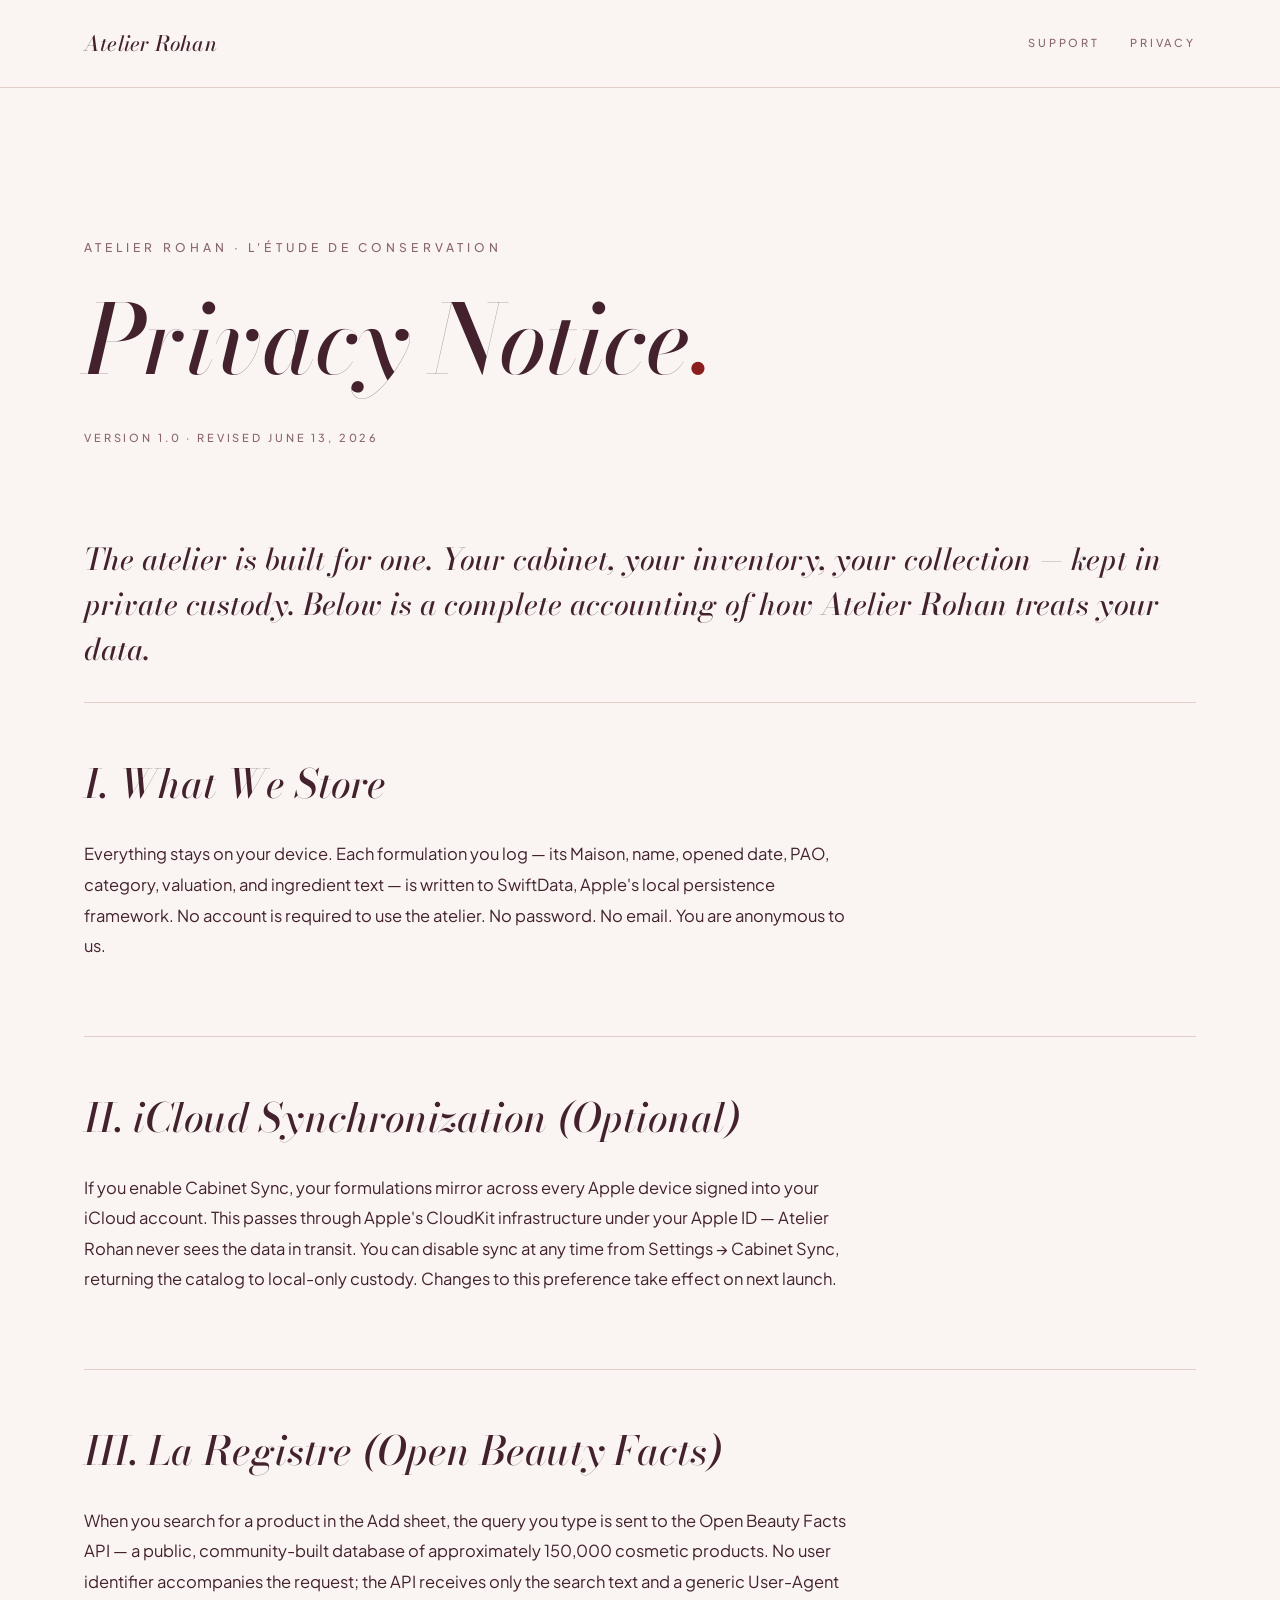
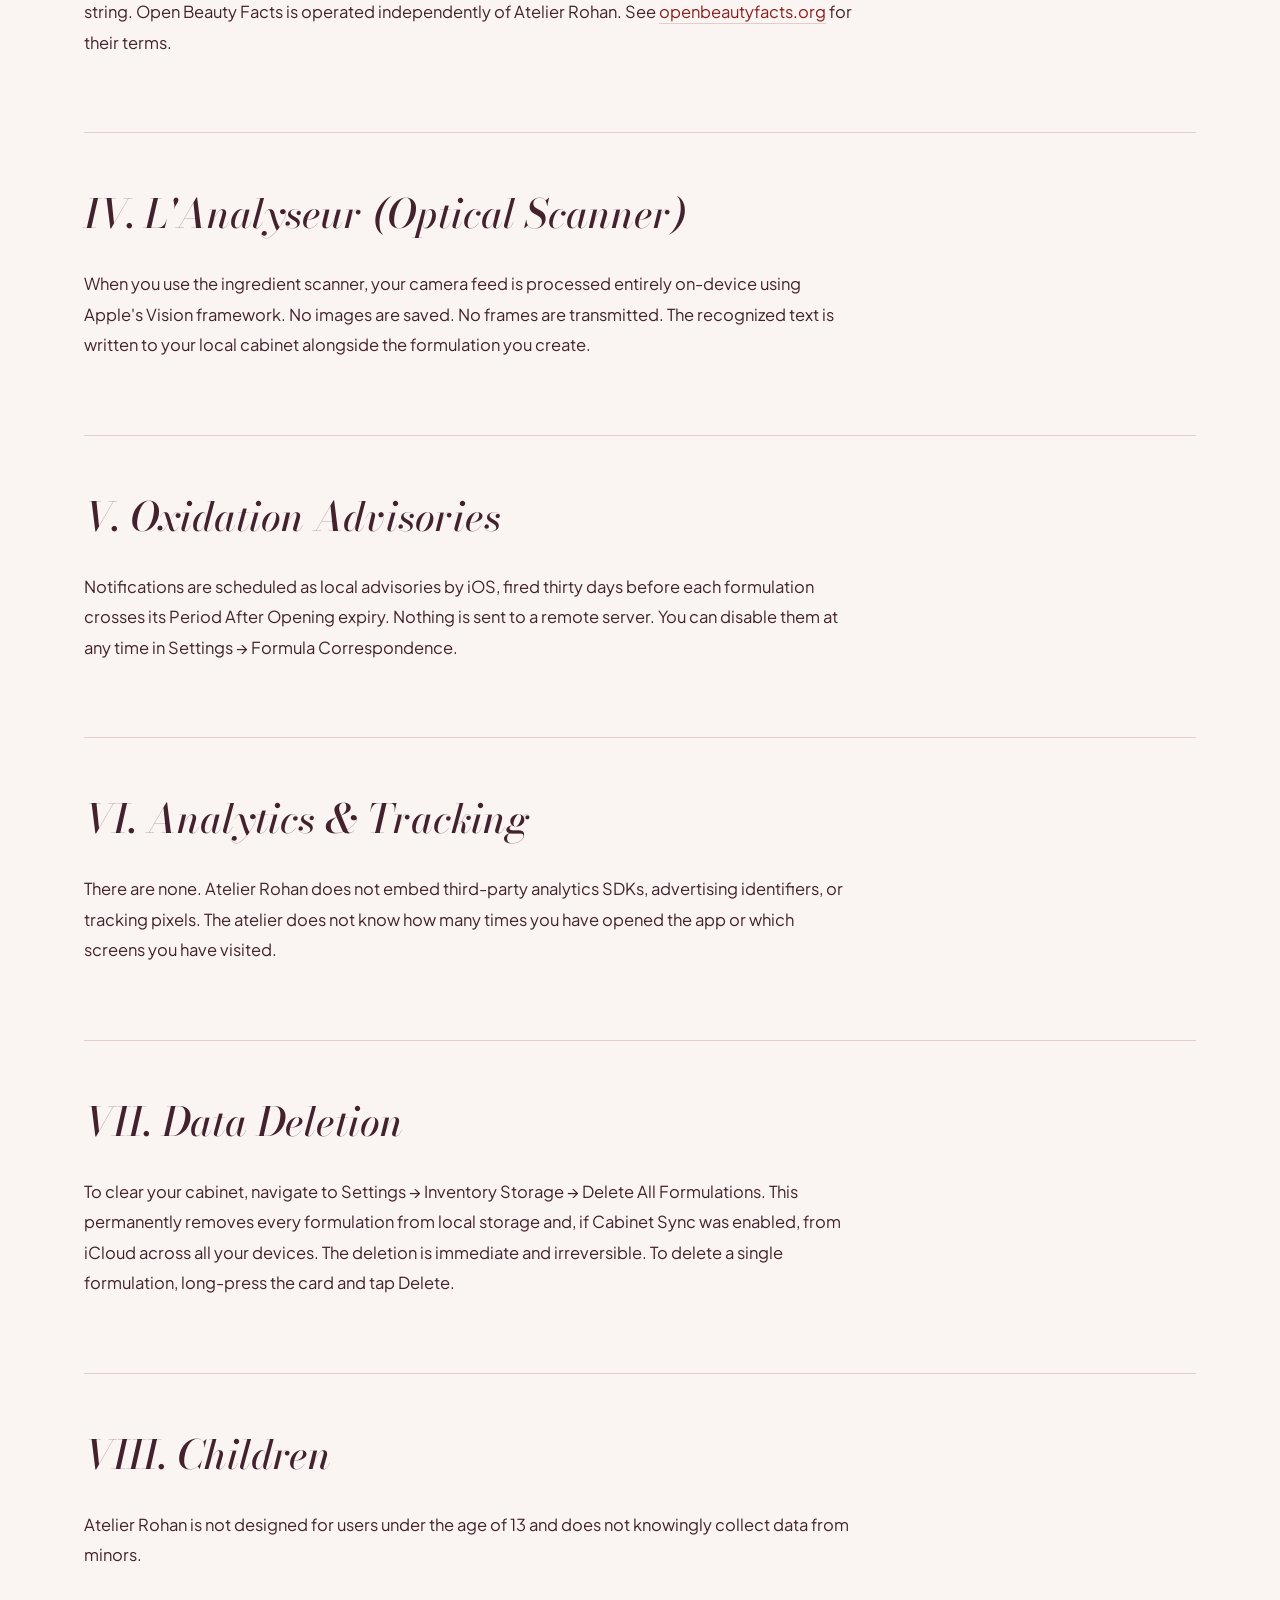
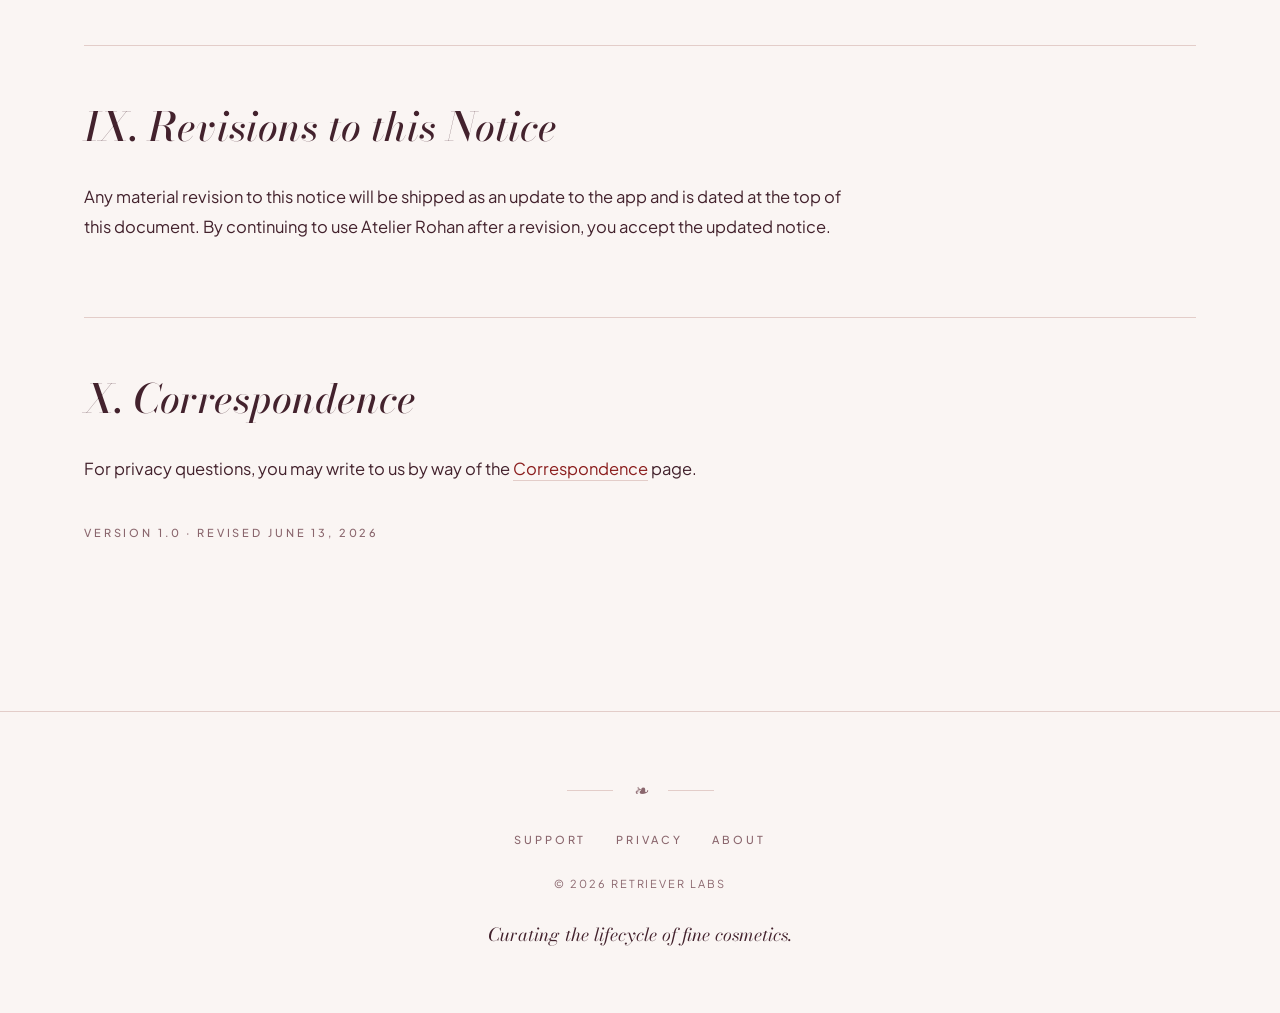
<file: atelier/privacy/index.html>
<!DOCTYPE html>
<html lang="en">
<head>
<meta charset="UTF-8">
<meta name="viewport" content="width=device-width, initial-scale=1.0">
<title>Privacy Notice — Atelier Rohan</title>
<meta name="description" content="The privacy notice for Atelier Rohan. Your cabinet stays on your device. No account, no advertisement, no tracking.">
<link rel="preconnect" href="https://fonts.googleapis.com">
<link rel="preconnect" href="https://fonts.gstatic.com" crossorigin>
<link href="https://fonts.googleapis.com/css2?family=Bodoni+Moda:ital,opsz,wght@0,6..96,400;0,6..96,500;1,6..96,400;1,6..96,500;1,6..96,600&family=Plus+Jakarta+Sans:ital,wght@0,400;0,500;0,600;1,400;1,500&display=swap" rel="stylesheet">
<link rel="stylesheet" href="../style.css">
</head>
<body>

<header class="masthead">
  <div class="wrap mast-inner">
    <a class="mast-mark" href="../index.html">Atelier Rohan</a>
    <nav class="mast-nav">
      <a href="../support.html">Support</a>
      <a href="../privacy/">Privacy</a>
    </nav>
  </div>
</header>

<div class="wrap">

  <div class="doc-head fade">
    <div class="label">Atelier Rohan · L'Étude de Conservation</div>
    <h1 class="display h-page">Privacy Notice<span class="dot">.</span></h1>
    <div class="doc-meta">Version 1.0 · revised June 13, 2026</div>
  </div>

  <div class="doc-body">
    <p class="serif-italic block fade">The atelier is built for one. Your cabinet, your inventory, your collection — kept in private custody. Below is a complete accounting of how Atelier Rohan treats your data.</p>

    <div class="doc-section fade">
      <h2>I. What We Store</h2>
      <p>Everything stays on your device. Each formulation you log — its Maison, name, opened date, PAO, category, valuation, and ingredient text — is written to SwiftData, Apple's local persistence framework. No account is required to use the atelier. No password. No email. You are anonymous to us.</p>
    </div>

    <div class="doc-section fade">
      <h2>II. iCloud Synchronization (Optional)</h2>
      <p>If you enable Cabinet Sync, your formulations mirror across every Apple device signed into your iCloud account. This passes through Apple's CloudKit infrastructure under your Apple ID — Atelier Rohan never sees the data in transit. You can disable sync at any time from Settings → Cabinet Sync, returning the catalog to local-only custody. Changes to this preference take effect on next launch.</p>
    </div>

    <div class="doc-section fade">
      <h2>III. La Registre (Open Beauty Facts)</h2>
      <p>When you search for a product in the Add sheet, the query you type is sent to the Open Beauty Facts API — a public, community-built database of approximately 150,000 cosmetic products. No user identifier accompanies the request; the API receives only the search text and a generic User-Agent string. Open Beauty Facts is operated independently of Atelier Rohan. See <a href="https://openbeautyfacts.org">openbeautyfacts.org</a> for their terms.</p>
    </div>

    <div class="doc-section fade">
      <h2>IV. L'Analyseur (Optical Scanner)</h2>
      <p>When you use the ingredient scanner, your camera feed is processed entirely on-device using Apple's Vision framework. No images are saved. No frames are transmitted. The recognized text is written to your local cabinet alongside the formulation you create.</p>
    </div>

    <div class="doc-section fade">
      <h2>V. Oxidation Advisories</h2>
      <p>Notifications are scheduled as local advisories by iOS, fired thirty days before each formulation crosses its Period After Opening expiry. Nothing is sent to a remote server. You can disable them at any time in Settings → Formula Correspondence.</p>
    </div>

    <div class="doc-section fade">
      <h2>VI. Analytics &amp; Tracking</h2>
      <p>There are none. Atelier Rohan does not embed third-party analytics SDKs, advertising identifiers, or tracking pixels. The atelier does not know how many times you have opened the app or which screens you have visited.</p>
    </div>

    <div class="doc-section fade">
      <h2>VII. Data Deletion</h2>
      <p>To clear your cabinet, navigate to Settings → Inventory Storage → Delete All Formulations. This permanently removes every formulation from local storage and, if Cabinet Sync was enabled, from iCloud across all your devices. The deletion is immediate and irreversible. To delete a single formulation, long-press the card and tap Delete.</p>
    </div>

    <div class="doc-section fade">
      <h2>VIII. Children</h2>
      <p>Atelier Rohan is not designed for users under the age of 13 and does not knowingly collect data from minors.</p>
    </div>

    <div class="doc-section fade">
      <h2>IX. Revisions to this Notice</h2>
      <p>Any material revision to this notice will be shipped as an update to the app and is dated at the top of this document. By continuing to use Atelier Rohan after a revision, you accept the updated notice.</p>
    </div>

    <div class="doc-section fade">
      <h2>X. Correspondence</h2>
      <p>For privacy questions, you may write to us by way of the <a href="../support.html">Correspondence</a> page.</p>
      <div class="doc-meta">Version 1.0 · revised June 13, 2026</div>
    </div>
  </div>

</div>

<footer class="foot">
  <div class="wrap foot-inner">
    <div class="ornament">❧</div>
    <nav class="foot-links">
      <a href="../support.html">Support</a>
      <a href="../privacy/">Privacy</a>
      <a href="../../about/">About</a>
    </nav>
    <div class="foot-copy">© 2026 Retriever Labs</div>
    <div class="foot-tag">Curating the lifecycle of fine cosmetics.</div>
  </div>
</footer>

<script src="../fade.js"></script>
</body>
</html>
</file>
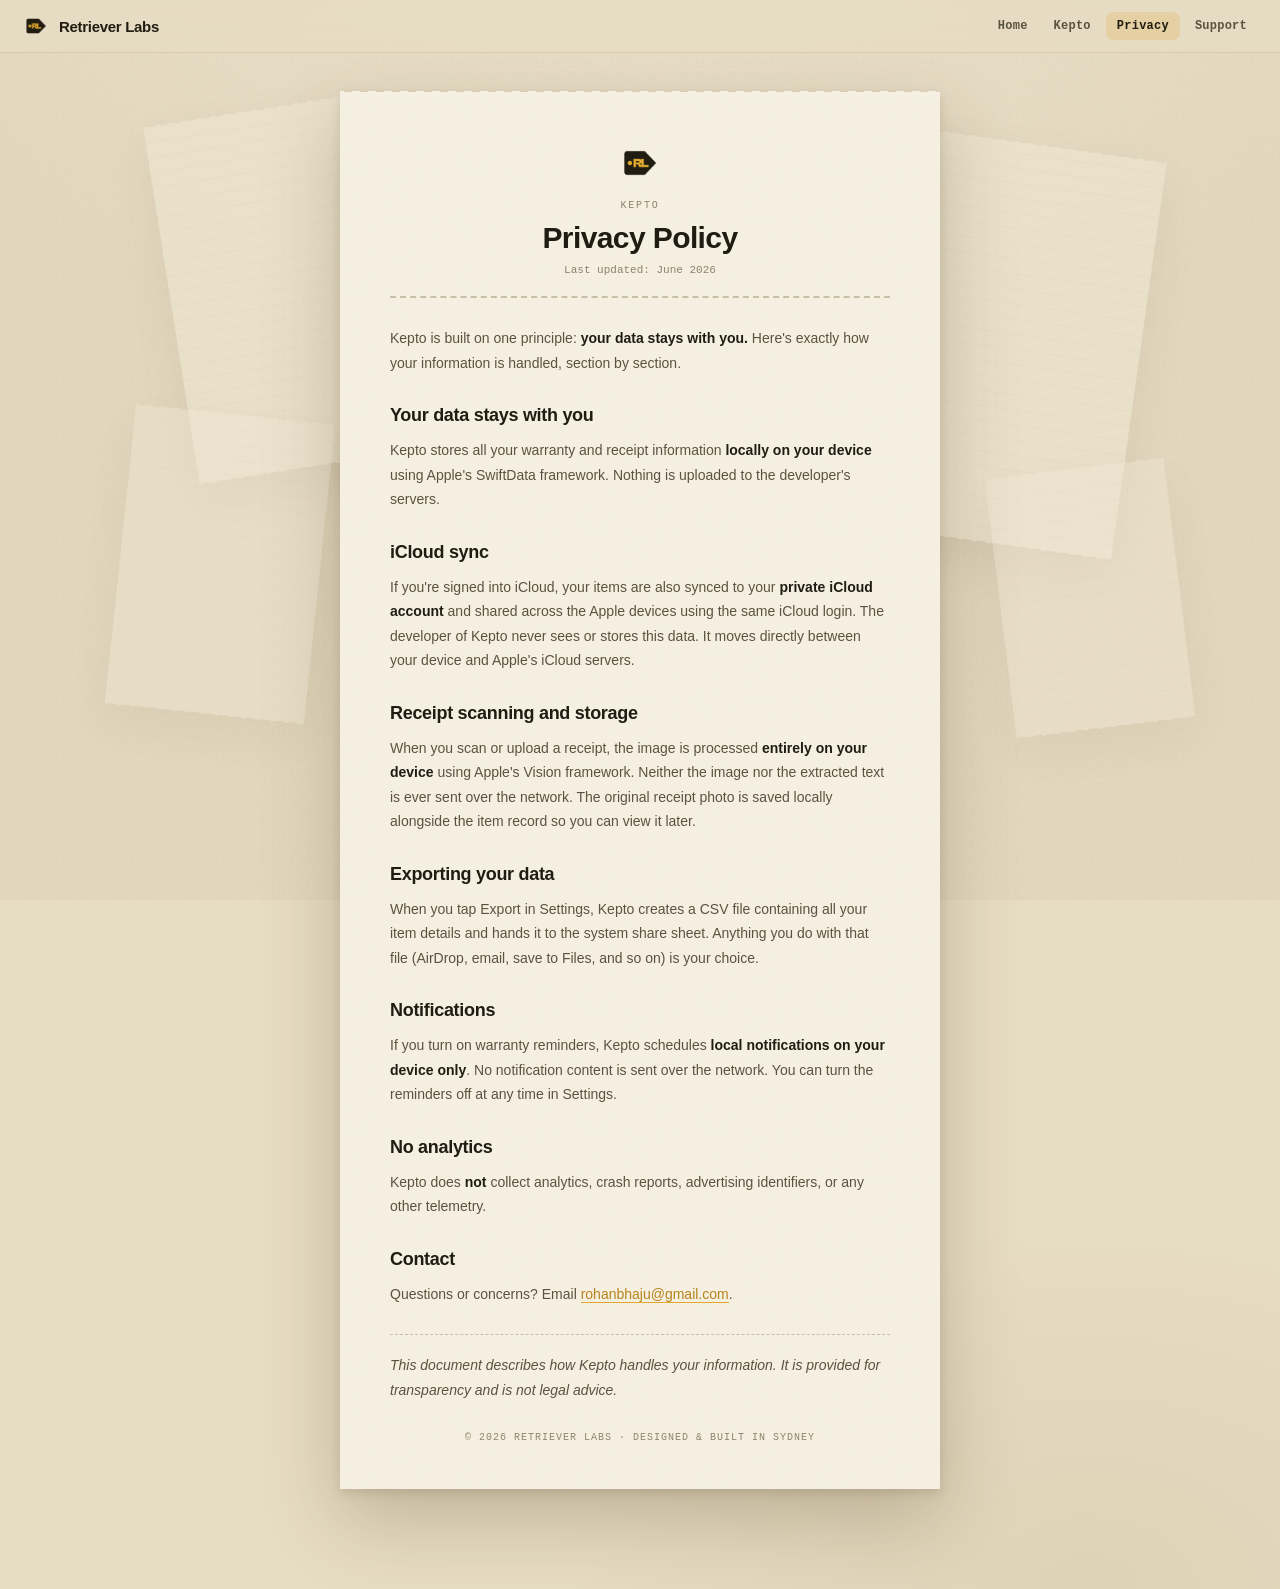
<file: kepto/privacy/index.html>
<!DOCTYPE html>
<html lang="en">
<head>
<meta charset="UTF-8">
<meta name="viewport" content="width=device-width, initial-scale=1.0">
<title>Kepto · Privacy Policy</title>
<meta name="description" content="Kepto's privacy policy. Everything stays on your device. We never collect, sell, or share your data.">
<link rel="icon" type="image/png" href="../../img/logo.png">
<link rel="stylesheet" href="../../css/base.css">
<link rel="stylesheet" href="../../css/pages.css">
</head>
<body>

<div class="topbar">
  <a class="tb-home" href="../../index.html">
    <img class="tb-logo" src="../../img/logo.png" alt="Retriever Labs">
    <span class="tb-name">Retriever Labs</span>
  </a>
  <nav class="tb-nav">
    <a href="../../index.html">Home</a>
    <a href="../../kepto.html">Kepto</a>
    <a href="../../kepto/privacy/" class="active">Privacy</a>
    <a href="../../support.html">Support</a>
  </nav>
</div>

<div class="bg-slip s1"></div>
<div class="bg-slip s2"></div>
<div class="bg-slip s3"></div>
<div class="bg-slip s4"></div>

<div class="doc">
  <div class="doc-head">
    <img class="doc-brand-logo" src="../../img/logo.png" alt="Retriever Labs">
    <div class="doc-eyebrow">Kepto</div>
    <h1 class="doc-title">Privacy Policy</h1>
    <div class="doc-updated">Last updated: June 2026</div>
  </div>

  <div class="doc-body">
    <p>Kepto is built on one principle: <strong>your data stays with you.</strong> Here's exactly how your information is handled, section by section.</p>

    <h2>Your data stays with you</h2>
    <p>Kepto stores all your warranty and receipt information <strong>locally on your device</strong> using Apple's SwiftData framework. Nothing is uploaded to the developer's servers.</p>

    <h2>iCloud sync</h2>
    <p>If you're signed into iCloud, your items are also synced to your <strong>private iCloud account</strong> and shared across the Apple devices using the same iCloud login. The developer of Kepto never sees or stores this data. It moves directly between your device and Apple's iCloud servers.</p>

    <h2>Receipt scanning and storage</h2>
    <p>When you scan or upload a receipt, the image is processed <strong>entirely on your device</strong> using Apple's Vision framework. Neither the image nor the extracted text is ever sent over the network. The original receipt photo is saved locally alongside the item record so you can view it later.</p>

    <h2>Exporting your data</h2>
    <p>When you tap Export in Settings, Kepto creates a CSV file containing all your item details and hands it to the system share sheet. Anything you do with that file (AirDrop, email, save to Files, and so on) is your choice.</p>

    <h2>Notifications</h2>
    <p>If you turn on warranty reminders, Kepto schedules <strong>local notifications on your device only</strong>. No notification content is sent over the network. You can turn the reminders off at any time in Settings.</p>

    <h2>No analytics</h2>
    <p>Kepto does <strong>not</strong> collect analytics, crash reports, advertising identifiers, or any other telemetry.</p>

    <h2>Contact</h2>
    <p>Questions or concerns? Email <a href="mailto:rohanbhaju@gmail.com">rohanbhaju@gmail.com</a>.</p>

    <p class="doc-note">This document describes how Kepto handles your information. It is provided for transparency and is not legal advice.</p>
  </div>

  <div class="doc-foot">© 2026 Retriever Labs · Designed &amp; built in Sydney</div>
  <div class="doc-bottom"></div>
</div>

</body>
</html>
</file>
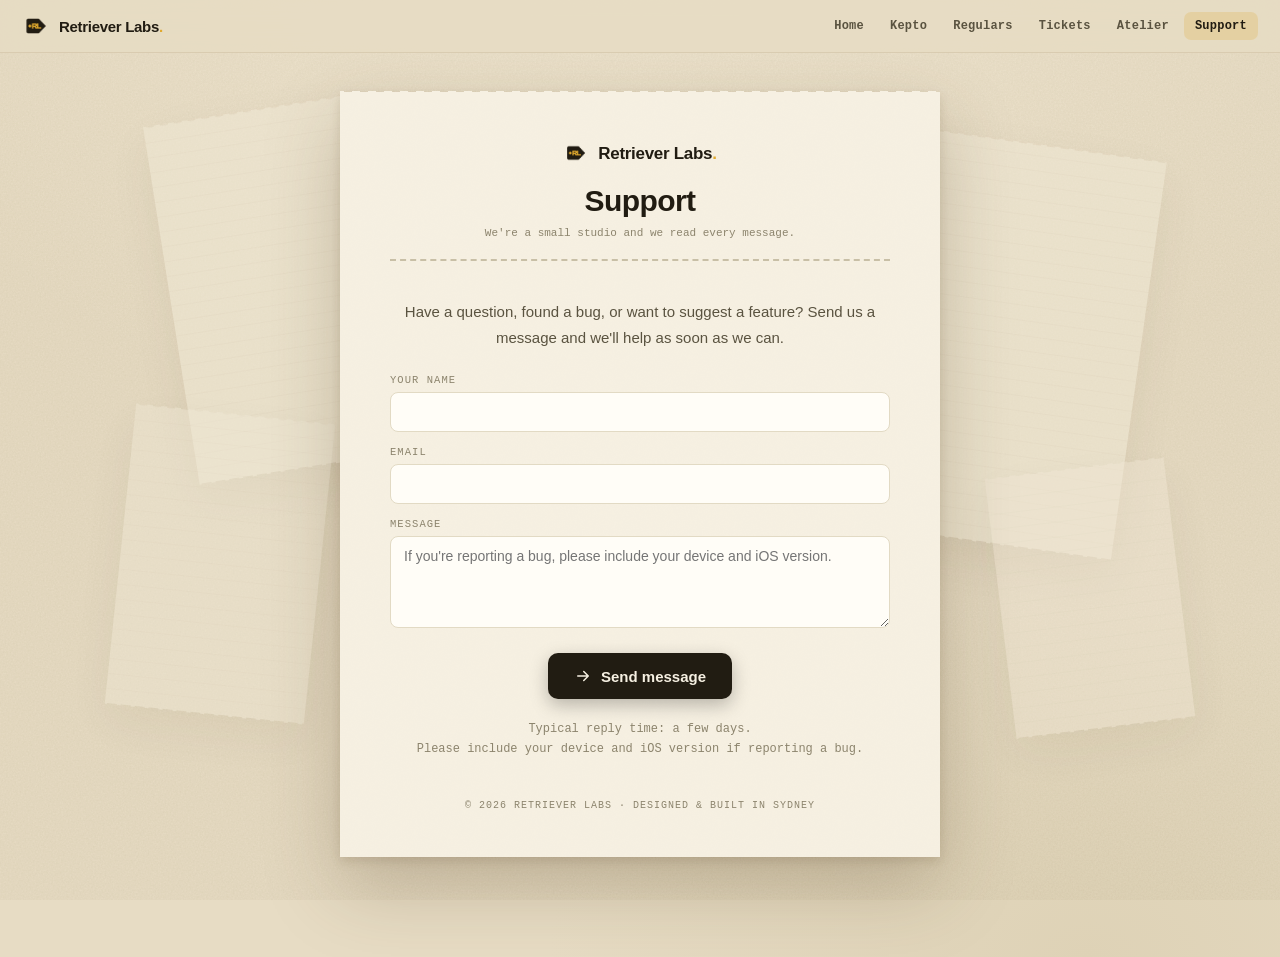
<file: support.html>
<!DOCTYPE html>
<html lang="en">
<head>
<meta charset="UTF-8">
<meta name="viewport" content="width=device-width, initial-scale=1.0">
<title>Support · Kepto</title>
<meta name="description" content="Get help with Retriever Labs apps. We're a small studio and we read every message.">
<link rel="icon" type="image/png" href="img/logo.png?v=2">
<link rel="stylesheet" href="css/base.css">
<link rel="stylesheet" href="css/pages.css">
</head>
<body>

<div class="topbar">
  <a class="tb-home" href="index.html">
    <img class="tb-logo" src="img/logo.png" alt="Retriever Labs">
    <span class="tb-name">Retriever Labs<span style="color:var(--amber)">.</span></span>
  </a>
  <nav class="tb-nav">
    <a href="index.html">Home</a>
    <a href="https://kepto.com.au" target="_blank" rel="noopener">Kepto</a>
    <a href="https://theregulars.com.au" target="_blank" rel="noopener">Regulars</a>
    <a href="tickets/">Tickets</a>
    <a href="atelier/">Atelier</a>
    <a href="support.html" class="active">Support</a>
  </nav>
</div>

<div class="bg-slip s1"></div>
<div class="bg-slip s2"></div>
<div class="bg-slip s3"></div>
<div class="bg-slip s4"></div>

<div class="doc">
  <div class="doc-head">
    <div class="doc-brand-lockup">
      <img src="img/logo.png" alt="Retriever Labs">
      <span class="doc-wordmark">Retriever Labs<span style="color:var(--amber)">.</span></span>
    </div>
    <h1 class="doc-title">Support</h1>
    <div class="doc-updated">We're a small studio and we read every message.</div>
  </div>

  <div class="support-card" id="contact">
    <p class="support-lead">Have a question, found a bug, or want to suggest a feature? Send us a message and we'll help as soon as we can.</p>

    <form class="form" action="https://formsubmit.co/rohanbhaju@gmail.com" method="POST">
      <input type="hidden" name="_subject" value="Retriever Labs Support">
      <input type="hidden" name="_template" value="table">
      <input type="hidden" name="_captcha" value="false">
      <input type="hidden" name="_next" value="https://retrieverlabs.com.au/support.html?sent=1">
      <input type="text" name="_honey" style="display:none" tabindex="-1" autocomplete="off" aria-hidden="true">

      <div class="form-row">
        <label class="form-label" for="s-name">Your name</label>
        <input class="form-input" id="s-name" type="text" name="Name" required>
      </div>
      <div class="form-row">
        <label class="form-label" for="s-email">Email</label>
        <input class="form-input" id="s-email" type="email" name="email" required>
      </div>
      <div class="form-row">
        <label class="form-label" for="s-msg">Message</label>
        <textarea class="form-textarea" id="s-msg" name="Message" placeholder="If you're reporting a bug, please include your device and iOS version." required></textarea>
      </div>
      <div class="form-actions">
        <button class="form-submit" type="submit">
          <svg class="ic" viewBox="0 0 24 24" fill="none" stroke="currentColor" stroke-width="2" stroke-linecap="round" stroke-linejoin="round"><path d="M5 12h14M13 6l6 6-6 6"/></svg>
          Send message
        </button>
      </div>
    </form>

    <div class="form-thanks" id="formThanks" style="display:none;text-align:center;padding:6px 0;">
      <p class="support-lead" style="margin:0;"><strong>Thanks — your message is on its way.</strong><br>We read every message and typically reply within a few days.</p>
    </div>

    <div class="support-sub">Typical reply time: a few days.<br>Please include your device and iOS version if reporting a bug.</div>
  </div>

  <div class="doc-foot">© 2026 Retriever Labs · Designed &amp; built in Sydney</div>
  <div class="doc-bottom"></div>
</div>

<script>
  // After FormSubmit redirects back with ?sent=1, swap the form for a thank-you.
  if (new URLSearchParams(location.search).get('sent') === '1') {
    var form = document.querySelector('#contact .form');
    var thanks = document.getElementById('formThanks');
    if (form) form.style.display = 'none';
    if (thanks) thanks.style.display = 'block';
    var anchor = document.getElementById('contact');
    if (anchor) anchor.scrollIntoView();
  }
</script>
</body>
</html>
</file>
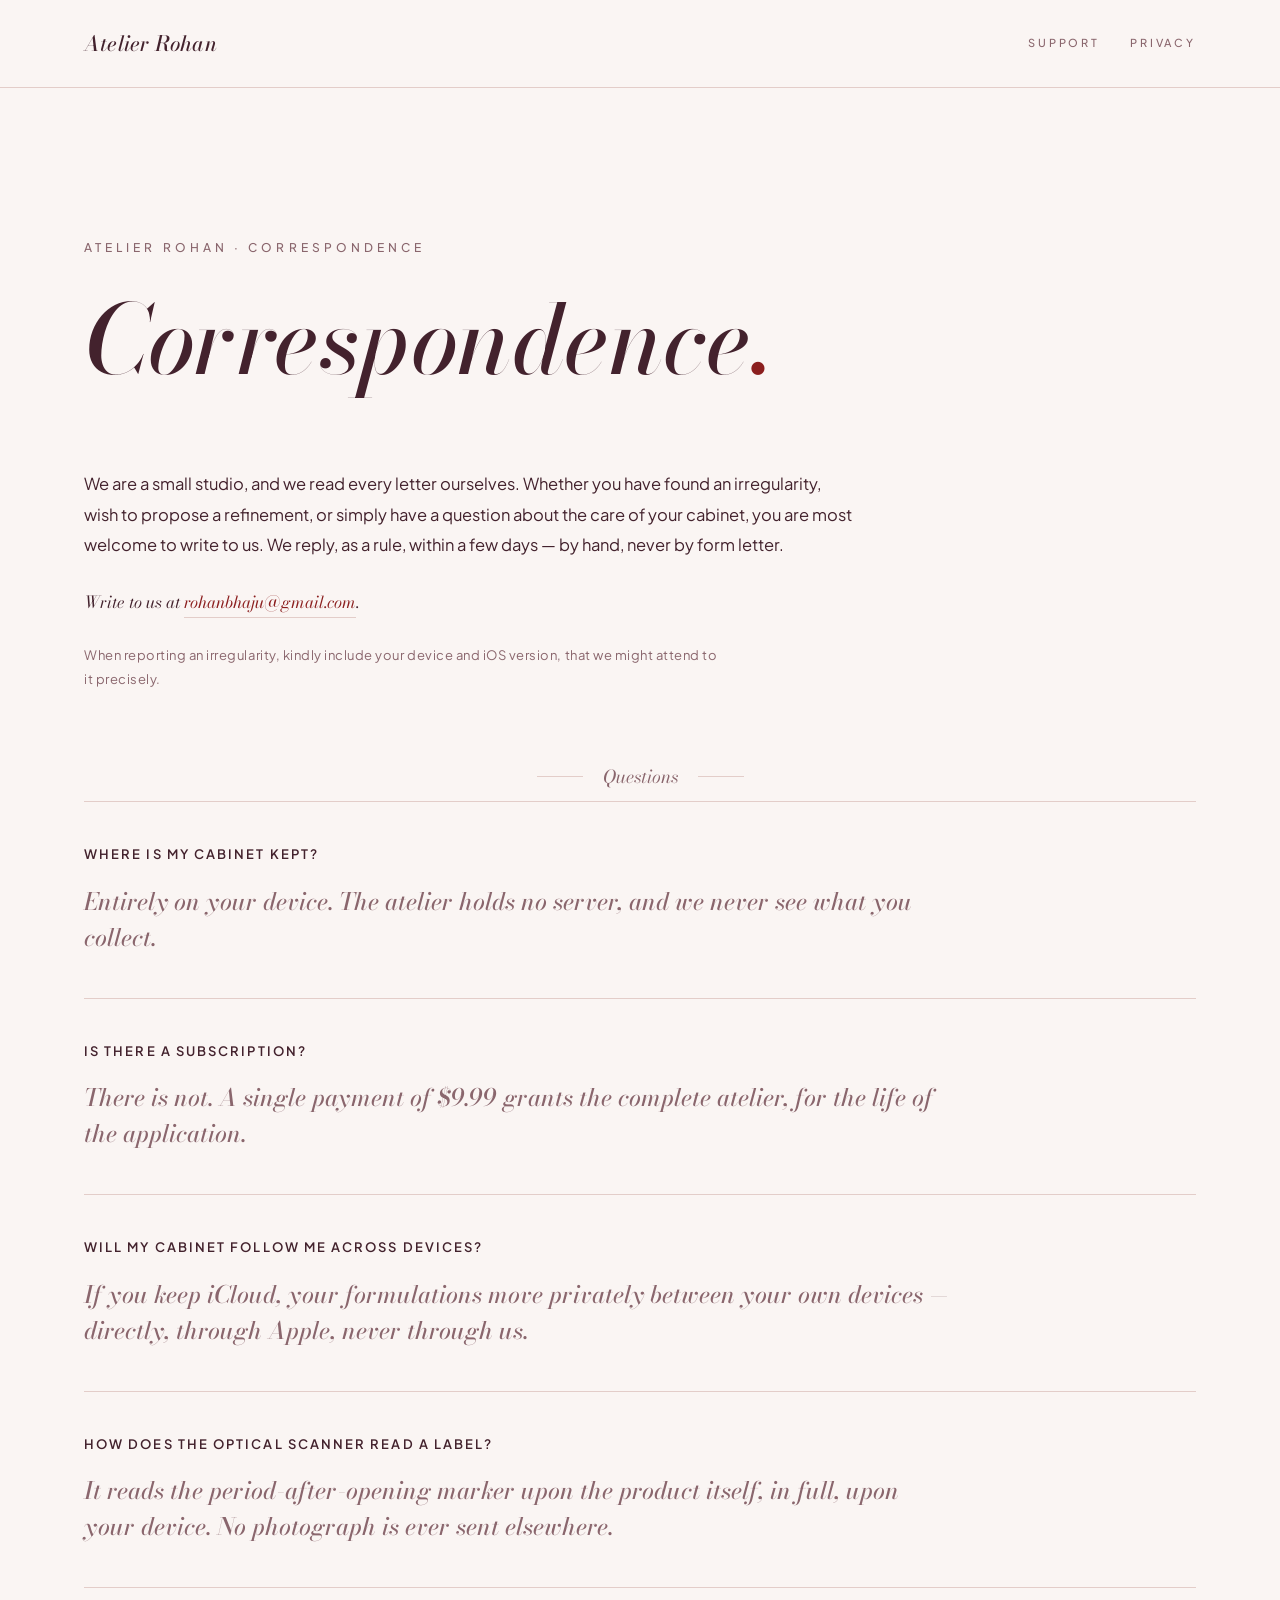
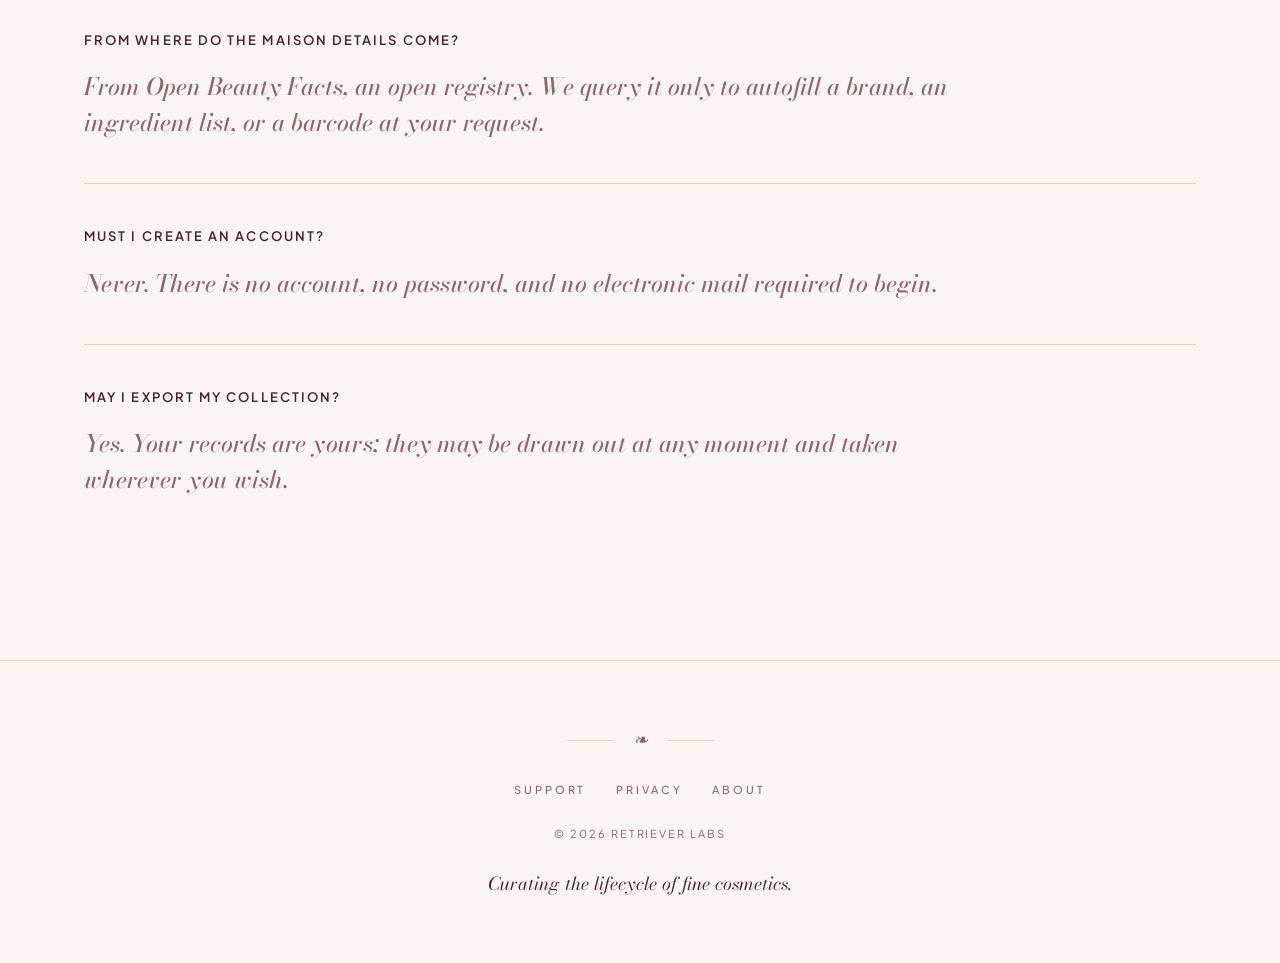
<file: atelier/support.html>
<!DOCTYPE html>
<html lang="en">
<head>
<meta charset="UTF-8">
<meta name="viewport" content="width=device-width, initial-scale=1.0">
<title>Correspondence — Atelier Rohan</title>
<meta name="description" content="How to reach the Atelier Rohan studio, and answers to the questions our patrons ask most.">
<link rel="preconnect" href="https://fonts.googleapis.com">
<link rel="preconnect" href="https://fonts.gstatic.com" crossorigin>
<link href="https://fonts.googleapis.com/css2?family=Bodoni+Moda:ital,opsz,wght@0,6..96,400;0,6..96,500;1,6..96,400;1,6..96,500;1,6..96,600&family=Plus+Jakarta+Sans:ital,wght@0,400;0,500;0,600;1,400;1,500&display=swap" rel="stylesheet">
<link rel="stylesheet" href="style.css">
</head>
<body>

<header class="masthead">
  <div class="wrap mast-inner">
    <a class="mast-mark" href="index.html">Atelier Rohan</a>
    <nav class="mast-nav">
      <a href="support.html">Support</a>
      <a href="privacy/">Privacy</a>
    </nav>
  </div>
</header>

<div class="wrap">

  <div class="doc-head fade">
    <div class="label">Atelier Rohan · Correspondence</div>
    <h1 class="display h-page">Correspondence<span class="dot">.</span></h1>
  </div>

  <div class="doc-body">
    <p class="fade">We are a small studio, and we read every letter ourselves. Whether you have found an irregularity, wish to propose a refinement, or simply have a question about the care of your cabinet, you are most welcome to write to us. We reply, as a rule, within a few days — by hand, never by form letter.</p>

    <p class="contact-line fade">Write to us at <a href="mailto:rohanbhaju@gmail.com">rohanbhaju@gmail.com</a>.</p>
    <p class="muted fade" style="font-size:13px;letter-spacing:.04em;">When reporting an irregularity, kindly include your device and iOS version, that we might attend to it precisely.</p>

    <div class="ornament" style="margin:70px 0 10px;">Questions</div>

    <div class="faq fade">
      <div class="q">Where is my cabinet kept?</div>
      <div class="a">Entirely on your device. The atelier holds no server, and we never see what you collect.</div>
    </div>

    <div class="faq fade">
      <div class="q">Is there a subscription?</div>
      <div class="a">There is not. A single payment of $9.99 grants the complete atelier, for the life of the application.</div>
    </div>

    <div class="faq fade">
      <div class="q">Will my cabinet follow me across devices?</div>
      <div class="a">If you keep iCloud, your formulations move privately between your own devices — directly, through Apple, never through us.</div>
    </div>

    <div class="faq fade">
      <div class="q">How does the optical scanner read a label?</div>
      <div class="a">It reads the period-after-opening marker upon the product itself, in full, upon your device. No photograph is ever sent elsewhere.</div>
    </div>

    <div class="faq fade">
      <div class="q">From where do the maison details come?</div>
      <div class="a">From Open Beauty Facts, an open registry. We query it only to autofill a brand, an ingredient list, or a barcode at your request.</div>
    </div>

    <div class="faq fade">
      <div class="q">Must I create an account?</div>
      <div class="a">Never. There is no account, no password, and no electronic mail required to begin.</div>
    </div>

    <div class="faq fade">
      <div class="q">May I export my collection?</div>
      <div class="a">Yes. Your records are yours; they may be drawn out at any moment and taken wherever you wish.</div>
    </div>
  </div>

</div>

<footer class="foot">
  <div class="wrap foot-inner">
    <div class="ornament">❧</div>
    <nav class="foot-links">
      <a href="support.html">Support</a>
      <a href="privacy/">Privacy</a>
      <a href="../about/">About</a>
    </nav>
    <div class="foot-copy">© 2026 Retriever Labs</div>
    <div class="foot-tag">Curating the lifecycle of fine cosmetics.</div>
  </div>
</footer>

<script src="fade.js"></script>
</body>
</html>
</file>
<file: css/base.css>
/* =========================================================
   Retriever Labs — base.css
   Shared across all pages: design tokens, reset, fonts,
   desk background, top bar, and paper/receipt mechanics.
   ========================================================= */

@import url('https://api.fontshare.com/v2/css?f[]=clash-display@500,600,700&f[]=general-sans@400,500,600&f[]=space-mono@400,700&display=swap');

/* ---- Reset ---- */
*,*::before,*::after{box-sizing:border-box;margin:0;padding:0;}

/* ---- Design tokens ---- */
:root{
  /* paper + ink */
  --paper:#F6F0E2;
  --paper-edge:#E2DAC4;
  --ink:#211C12;
  --ink-2:#5A5340;
  --ink-3:#8C846D;
  --dash:#C8BFA6;

  /* brand accent */
  --amber:#E0A92E;
  --amber-deep:#B6841A;

  /* status stamps */
  --stamp-ok:#2E7D46;
  --stamp-warn:#C17A12;
  --stamp-danger:#BC3B36;

  /* desk */
  --light-desk:#E7DCC4;

  /* type */
  --font-display:'Clash Display',sans-serif;
  --font-body:'General Sans',-apple-system,sans-serif;
  --mono:'Space Mono','Courier New',monospace;

  /* spacing scale */
  --s1:4px; --s2:8px; --s3:12px; --s4:16px; --s5:24px; --s6:32px; --s7:48px;
}

/* ---- Base page ---- */
html{scroll-behavior:smooth;}
body{
  background:
    radial-gradient(1200px 800px at 50% -10%, #F0E7D2, transparent 70%),
    radial-gradient(900px 600px at 85% 100%, #DED2B6, transparent 60%),
    var(--light-desk);
  font-family:var(--font-body);
  color:var(--ink);
  -webkit-font-smoothing:antialiased;
  min-height:100vh;
  padding:92px 20px 100px;
  position:relative;
  overflow-x:hidden;
}
/* faint warm grain over the whole desk */
body::before{
  content:'';position:fixed;inset:0;pointer-events:none;z-index:0;opacity:0.4;mix-blend-mode:multiply;
  background-image:url("data:image/svg+xml,%3Csvg xmlns='http://www.w3.org/2000/svg' width='160' height='160'%3E%3Cfilter id='d'%3E%3CfeTurbulence type='fractalNoise' baseFrequency='0.6' numOctaves='2'/%3E%3CfeColorMatrix type='matrix' values='0 0 0 0 0.6 0 0 0 0 0.54 0 0 0 0 0.42 0 0 0 0.5 0'/%3E%3C/filter%3E%3Crect width='100%25' height='100%25' filter='url(%23d)'/%3E%3C/svg%3E");
}

/* ---- Inline icon helper ---- */
.ic{stroke:currentColor;fill:none;stroke-width:2;stroke-linecap:round;stroke-linejoin:round;}

/* ---- Scattered background receipts (desktop only) ---- */
.bg-slip{
  position:fixed;z-index:0;pointer-events:none;background:#EFE7D4;
  box-shadow:0 18px 44px rgba(80,60,30,0.13);display:none;
  background-image:repeating-linear-gradient(0deg, transparent 0 14px, rgba(120,100,70,0.05) 14px 15px);
}
.bg-slip::before,.bg-slip::after{content:'';position:absolute;left:0;right:0;height:7px;background-size:14px 7px;background-repeat:repeat-x;}
.bg-slip::before{top:-1px;background-image:radial-gradient(circle at 7px -3px,transparent 5px,#EFE7D4 5px);}
.bg-slip::after{bottom:-1px;background-image:radial-gradient(circle at 7px 8px,transparent 5px,#EFE7D4 5px);}
.bg-slip.s1{width:230px;height:360px;top:12%;left:calc(50% - 470px);transform:rotate(-9deg);opacity:0.55;}
.bg-slip.s2{width:200px;height:300px;top:46%;left:calc(50% - 520px);transform:rotate(6deg);opacity:0.42;}
.bg-slip.s3{width:250px;height:400px;top:16%;right:calc(50% - 500px);transform:rotate(8deg);opacity:0.55;}
.bg-slip.s4{width:180px;height:260px;top:52%;right:calc(50% - 540px);transform:rotate(-7deg);opacity:0.4;}
@media(min-width:1080px){.bg-slip{display:block;}}
@media(prefers-reduced-motion:no-preference){.bg-slip{animation:slipfloat 700ms ease-out both;}}
@keyframes slipfloat{from{opacity:0;}}

/* ---- Shared top bar / nav ---- */
.topbar{
  position:fixed;top:0;left:0;right:0;z-index:20;
  display:flex;align-items:center;justify-content:space-between;
  padding:12px 22px;
  background:rgba(231,220,196,0.85);
  backdrop-filter:blur(10px);-webkit-backdrop-filter:blur(10px);
  border-bottom:1px solid rgba(120,90,40,0.12);
}
.tb-home{display:flex;align-items:center;gap:9px;text-decoration:none;cursor:pointer;}
.tb-logo{height:28px;width:auto;display:block;}
.tb-name{font-family:var(--font-display);font-size:15px;font-weight:700;letter-spacing:-0.3px;color:var(--ink);}
/* right-side nav links */
.tb-home{flex-shrink:0;}            /* keep logo from being squeezed by the nav */
.tb-nav{display:flex;align-items:center;gap:4px;flex-wrap:nowrap;min-width:0;overflow-x:auto;scrollbar-width:none;-webkit-overflow-scrolling:touch;}
.tb-nav::-webkit-scrollbar{display:none;}
.tb-nav a{
  flex-shrink:0;
  font-family:var(--mono);font-size:12px;font-weight:700;
  color:var(--ink-2);text-decoration:none;letter-spacing:0.02em;white-space:nowrap;
  padding:7px 11px;border-radius:7px;transition:background 150ms,color 150ms;
}
.tb-nav a:hover{color:var(--ink);background:rgba(120,90,40,0.10);}
.tb-nav a.active{color:var(--ink);background:rgba(224,169,46,0.22);}
.tb-nav .lbl-short{display:none;}   /* full label on desktop */
@media(max-width:600px){
  .topbar{padding:10px 14px;}
  .tb-name{display:none;}            /* logo only on small screens, saves room for nav */
  .tb-nav{gap:2px;}
  .tb-nav a{padding:7px 7px;font-size:11px;letter-spacing:0;}
  .tb-nav .lbl-full{display:none;}   /* swap to short label so the bar fits */
  .tb-nav .lbl-short{display:inline;}
}
@media(max-width:430px){
  .tb-nav a{padding:6px 5px;font-size:10px;}
}

/* ---- Shared scroll-reveal ---- */
.reveal{opacity:0;transform:translateY(18px);transition:opacity 600ms cubic-bezier(0.16,1,0.3,1),transform 600ms cubic-bezier(0.16,1,0.3,1);}
.reveal.in{opacity:1;transform:none;}
@media(prefers-reduced-motion:reduce){
  .reveal{opacity:1;transform:none;transition:none;}
}

/* ---- Shared footer links row ---- */
.foot-links{text-align:center;font-size:11px;position:relative;z-index:1;padding-bottom:6px;}
.foot-links a{color:var(--ink-2);text-decoration:none;border-bottom:1px dashed var(--ink-3);padding-bottom:1px;margin:0 8px;font-family:var(--mono);}
.foot-links a:hover{color:var(--ink);}

/* ---- Shared contact form ---- */
.form{margin-top:22px;text-align:left;}
.form-row{margin-bottom:14px;}
.form-label{display:block;font-family:var(--mono);font-size:10.5px;letter-spacing:0.1em;text-transform:uppercase;color:var(--ink-3);margin-bottom:6px;}
.form-input,.form-textarea,.form-select{width:100%;font-family:var(--font-body);font-size:14px;color:var(--ink);background:#FFFDF7;border:1.5px solid var(--paper-edge);border-radius:8px;padding:11px 13px;outline:none;transition:border-color 150ms;}
.form-input:focus,.form-textarea:focus,.form-select:focus{border-color:var(--amber);}
.form-textarea{resize:vertical;min-height:92px;}
.form-actions{display:flex;justify-content:center;margin-top:20px;}
.form-submit{display:inline-flex;align-items:center;gap:9px;border:none;border-radius:10px;padding:14px 26px;cursor:pointer;background:var(--ink);color:var(--paper);font-family:var(--font-display);font-weight:600;font-size:15px;box-shadow:0 6px 18px rgba(0,0,0,0.25);transition:transform 150ms,box-shadow 150ms;}
.form-submit:hover{transform:translateY(-2px);box-shadow:0 10px 26px rgba(0,0,0,0.35);}
.form-submit:active{transform:scale(0.98);}
.form-submit .ic{width:18px;height:18px;stroke:var(--paper);}
</file>
<file: css/studio.css>
/* =========================================================
   Retriever Labs — studio.css
   Styles specific to the studio homepage (index.html).
   Shared tokens, top bar, background and .reveal live in base.css.
   ========================================================= */

/* ---- The letterhead sheet ---- */
.sheet{
  max-width:420px;margin:0 auto;background:var(--paper);
  position:relative;z-index:1;color:var(--ink);
  padding:40px 34px 0;
  box-shadow:0 4px 10px rgba(80,60,30,0.15),0 30px 70px rgba(80,60,30,0.25);
  font-family:var(--mono);
  transform-origin:top center;
  animation:printIn 1100ms cubic-bezier(0.16,1,0.3,1) both;
}
@keyframes printIn{0%{opacity:0;transform:translateY(-40px) scaleY(0.5);filter:blur(2px);}55%{opacity:1;filter:blur(0);}100%{opacity:1;transform:none;}}
.sheet::after{content:'';position:absolute;inset:0;pointer-events:none;opacity:0.35;mix-blend-mode:multiply;background-image:url("data:image/svg+xml,%3Csvg xmlns='http://www.w3.org/2000/svg' width='120' height='120'%3E%3Cfilter id='n'%3E%3CfeTurbulence type='fractalNoise' baseFrequency='0.9' numOctaves='3' stitchTiles='stitch'/%3E%3CfeColorMatrix type='matrix' values='0 0 0 0 0.55 0 0 0 0 0.5 0 0 0 0 0.4 0 0 0 0.06 0'/%3E%3C/filter%3E%3Crect width='100%25' height='100%25' filter='url(%23n)'/%3E%3C/svg%3E");}
.sheet-top{position:absolute;top:-1px;left:0;right:0;height:9px;background:radial-gradient(circle at 8px -4px,transparent 6px,var(--paper) 6px) repeat-x;background-size:16px 9px;z-index:2;}
.sheet-bottom{position:relative;height:18px;margin:0 -34px;background:var(--paper);-webkit-mask:radial-gradient(circle at 9px 18px,transparent 8px,#000 8px) repeat-x;mask:radial-gradient(circle at 9px 18px,transparent 8px,#000 8px) repeat-x;-webkit-mask-size:18px 18px;mask-size:18px 18px;}

/* ---- Letterhead masthead ---- */
.lh{display:flex;align-items:center;justify-content:space-between;position:relative;z-index:1;padding-bottom:22px;border-bottom:2px solid var(--ink);}
.lh-brand{display:flex;align-items:center;gap:14px;}
.lh-logo{height:54px;width:auto;display:block;flex-shrink:0;}
.lh-name{font-family:var(--font-display);font-size:23px;font-weight:700;letter-spacing:-0.5px;line-height:1;color:var(--ink);}
.lh-sub{font-size:9.5px;color:var(--ink-3);letter-spacing:0.14em;text-transform:uppercase;margin-top:5px;}
.lh-meta{text-align:right;font-size:9.5px;color:var(--ink-3);letter-spacing:0.06em;line-height:1.7;}

/* ---- Corner stamp ---- */
.stamp-corner{position:absolute;top:128px;right:30px;z-index:3;border:2.5px solid var(--stamp-ok);color:var(--stamp-ok);font-family:var(--font-display);font-size:10px;font-weight:700;letter-spacing:0.1em;text-transform:uppercase;padding:7px 11px;border-radius:5px;transform:rotate(8deg);background:rgba(46,125,70,0.05);line-height:1.3;text-align:center;opacity:0;animation:stampIn 600ms cubic-bezier(0.34,1.56,0.64,1) 900ms both;}
@keyframes stampIn{from{opacity:0;transform:rotate(8deg) scale(1.5);}to{opacity:0.9;transform:rotate(8deg) scale(1);}}

/* ---- Manifesto ---- */
.block{position:relative;z-index:1;padding:30px 0;border-bottom:1.5px dashed var(--dash);}
.block:last-of-type{border-bottom:none;}
.eyebrow{font-size:10px;letter-spacing:0.2em;text-transform:uppercase;color:var(--ink-3);margin-bottom:14px;}
.headline{font-family:var(--font-display);font-size:27px;font-weight:600;line-height:1.18;letter-spacing:-0.6px;color:var(--ink);}
.headline .hl{color:var(--amber-deep);}
.para{font-family:var(--font-body);font-size:14px;line-height:1.75;color:var(--ink-2);margin-top:16px;}

/* ---- Principles ---- */
.principle{display:flex;gap:14px;align-items:flex-start;padding:15px 0;}
.principle:first-of-type{padding-top:4px;}
.p-ic{width:38px;height:38px;border:1.5px solid var(--ink);border-radius:8px;display:flex;align-items:center;justify-content:center;flex-shrink:0;}
.p-ic .ic{width:20px;height:20px;stroke:var(--ink);}
.p-body{flex:1;}
.p-title{font-family:var(--font-display);font-size:15px;font-weight:700;color:var(--ink);}
.p-desc{font-family:var(--font-body);font-size:12.5px;line-height:1.6;color:var(--ink-2);margin-top:3px;}
.principle.reveal:nth-of-type(1){transition-delay:0ms;}
.principle.reveal:nth-of-type(2){transition-delay:90ms;}
.principle.reveal:nth-of-type(3){transition-delay:180ms;}

/* ---- Product card (Kepto) ---- */
.product{position:relative;z-index:1;background:#FFFDF7;border:1.5px solid var(--paper-edge);border-radius:8px;padding:24px;margin-top:6px;}
.product.featured{border:2px solid var(--amber);background:linear-gradient(180deg,rgba(224,169,46,0.08),#FFFDF7 60%);box-shadow:0 8px 28px rgba(224,169,46,0.22);}
.product-head{display:flex;align-items:center;gap:14px;}
.product-mark{width:50px;height:50px;border-radius:12px;background:var(--amber);display:flex;align-items:center;justify-content:center;flex-shrink:0;box-shadow:0 4px 12px rgba(224,169,46,0.3);}
.product-mark .ic{width:28px;height:28px;stroke:var(--ink);stroke-width:2.2;}
.product-mark img{width:28px;height:auto;display:block;}
.product-logo{height:54px;width:auto;display:block;flex-shrink:0;}
.product-name{font-family:var(--font-display);font-size:22px;font-weight:700;letter-spacing:-0.4px;color:var(--ink);}
.product-tag{font-size:11px;color:var(--ink-3);margin-top:3px;letter-spacing:0.04em;}
.product-desc{font-family:var(--font-body);font-size:13px;line-height:1.7;color:var(--ink-2);margin:16px 0;}
.product-status{display:inline-flex;align-items:center;gap:6px;font-family:var(--font-display);font-size:10px;font-weight:700;letter-spacing:0.08em;text-transform:uppercase;color:var(--stamp-warn);border:2px solid var(--stamp-warn);background:rgba(193,122,18,0.07);padding:4px 10px;border-radius:4px;transform:rotate(-2deg);margin-bottom:16px;}
.product-status .ic{width:12px;height:12px;stroke:var(--stamp-warn);}

/* ---- Buttons ---- */
.product-btns{display:flex;gap:10px;flex-wrap:wrap;align-items:flex-start;justify-content:center;width:100%;}
.btn{display:inline-flex;align-items:center;gap:9px;border:none;border-radius:10px;padding:13px 20px;cursor:pointer;text-decoration:none;font-family:var(--font-body);font-weight:600;font-size:14px;transition:transform 150ms,box-shadow 150ms;}
.btn:active{transform:scale(0.97);}
.btn-dark{background:var(--ink);color:var(--paper);box-shadow:0 6px 18px rgba(0,0,0,0.25);border:0;min-width:230px;min-height:64px;justify-content:center;padding:12px 20px;}
.btn-dark:hover{transform:translateY(-2px);box-shadow:0 10px 26px rgba(0,0,0,0.35);background:var(--ink);}
.btn-dark .apple,.btn-dark .ic{width:22px;height:auto;fill:var(--paper);stroke:none;}
.btn-dark .b-small{display:block;text-align:center;line-height:1;}
.btn-dark .b-big{display:block;text-align:center;line-height:1.05;}
.btn-ghost{background:transparent;color:var(--ink);border:1.5px solid var(--ink);}
.btn-ghost:hover{background:var(--ink);color:var(--paper);}
.btn-ghost .ic{width:16px;height:16px;}
.btn-dark .b-small{font-size:8.5px;letter-spacing:0.06em;opacity:0.8;display:block;line-height:1;}
.btn-dark .b-big{font-family:var(--font-display);font-size:15px;font-weight:600;line-height:1.15;}

/* ---- Divider label ---- */
.div-label{position:relative;z-index:1;text-align:center;font-size:10px;letter-spacing:0.2em;color:var(--ink-3);text-transform:uppercase;margin:30px 0 6px;}
.div-label span{background:var(--paper);padding:0 12px;position:relative;}
.div-label::before{content:'';position:absolute;left:0;right:0;top:50%;border-top:1.5px dashed var(--dash);z-index:-1;}

/* ---- About the maker ---- */
.about{position:relative;z-index:1;}
.about-row{display:flex;align-items:center;gap:14px;margin-bottom:16px;}
.about-avatar{
  width:52px;height:52px;border-radius:50%;flex-shrink:0;
  background:var(--ink);color:var(--amber);
  display:flex;align-items:center;justify-content:center;
  font-family:var(--font-display);font-size:13px;font-weight:700;
  letter-spacing:-0.3px;text-transform:uppercase;
  box-shadow:0 4px 12px rgba(0,0,0,0.2);
  overflow:hidden;text-align:center;line-height:1;padding:4px;
}
.about-name{font-family:var(--font-display);font-size:18px;font-weight:700;letter-spacing:-0.3px;color:var(--ink);}
.about-role{font-family:var(--mono);font-size:11px;color:var(--ink-3);margin-top:3px;letter-spacing:0.04em;}

/* ---- Contact + footer ---- */
.contact{position:relative;z-index:1;padding:26px 0 4px;text-align:center;}
.contact-h{font-family:var(--font-display);font-size:16px;font-weight:700;color:var(--ink);}
.contact-mail{display:inline-block;margin-top:10px;font-family:var(--mono);font-size:14px;color:var(--ink);border-bottom:1.5px dashed var(--ink-3);padding-bottom:2px;text-decoration:none;}
.contact-mail:hover{border-bottom-style:solid;}
.barcode{margin:26px 0 6px;height:44px;position:relative;z-index:1;background:repeating-linear-gradient(90deg,var(--ink) 0,var(--ink) 1px,transparent 1px,transparent 3px),repeating-linear-gradient(90deg,var(--ink) 0,var(--ink) 2px,transparent 2px,transparent 6px),repeating-linear-gradient(90deg,var(--ink) 0,var(--ink) 1px,transparent 1px,transparent 4px);background-size:5px 100%,11px 100%,7px 100%;}
.barcode-num{text-align:center;font-size:11px;letter-spacing:0.3em;color:var(--ink-2);margin-top:8px;position:relative;z-index:1;}
.foot{text-align:center;font-size:10px;color:var(--ink-3);margin:18px 0 6px;letter-spacing:0.08em;position:relative;z-index:1;text-transform:uppercase;}

/* ---- Reduced motion ---- */
@media(prefers-reduced-motion:reduce){.sheet,.stamp-corner{animation:none;}}

/* ---- Desktop: widen the sheet ---- */
@media(min-width:760px){
  .sheet{max-width:600px;padding:52px 50px 0;}
  .sheet-bottom{margin:0 -50px;}
  .headline{font-size:34px;}
  .stamp-corner{top:140px;right:44px;}
}
</file>
<file: atelier/style.css>
/* =========================================================
   Atelier Rohan — Pivoine
   Editorial luxury. Static. Hairlines only.
   No gradients, no shadows, no glow, no fills on CTAs.
   ========================================================= */

:root{
  --blush:#FAF5F3;   /* background — warm near-white, matching the app's airy field */
  --cream:#FFFFFF;   /* cards / frames — white */
  --ink:#43222D;     /* deep plum text */
  --mauve:#8A666D;   /* muted text */
  --rose:#E3CDC9;    /* hairlines */
  --crimson:#8B1E1E; /* accent */
  --tile:#F1E4E1;    /* soft blush panel behind screenshots */

  --serif:'Bodoni Moda', Georgia, serif;
  --sans:'Plus Jakarta Sans', -apple-system, BlinkMacSystemFont, sans-serif;
}

*,*::before,*::after{margin:0;padding:0;box-sizing:border-box;}

html{scroll-behavior:smooth;}
body{
  background:var(--blush);
  color:var(--ink);
  font-family:var(--sans);
  font-size:16px;
  line-height:1.65;
  -webkit-font-smoothing:antialiased;
  text-rendering:optimizeLegibility;
}

/* ---- Layout ---- */
.wrap{max-width:1240px;margin:0 auto;padding:0 26px;}
@media(min-width:768px){ .wrap{padding:0 64px;} }

section{padding-block:80px;}
@media(min-width:900px){ section{padding-block:160px;} }

/* ---- Tracked UI label ---- */
.label{
  font-family:var(--sans);
  font-size:11px;font-weight:500;
  letter-spacing:.34em;text-transform:uppercase;
  color:var(--mauve);
}
@media(min-width:768px){ .label{font-size:12px;} }

/* ---- Display headlines (Bodoni italic) ---- */
.display{
  font-family:var(--serif);
  font-style:italic;font-weight:500;
  line-height:1.02;letter-spacing:-.005em;
  color:var(--ink);
}
.display .dot{color:var(--crimson);}
.h-hero{font-size:clamp(58px,13vw,120px);}
.h-sec{font-size:clamp(40px,7.5vw,84px);}
.h-page{font-size:clamp(46px,9vw,96px);}

/* ---- Italic serif & sans body ---- */
.serif-italic{font-family:var(--serif);font-style:italic;font-weight:500;color:var(--ink);}
.sans-italic{font-family:var(--sans);font-style:italic;color:var(--mauve);}

.lede{
  font-family:var(--serif);font-style:italic;font-weight:500;
  font-size:clamp(20px,2.6vw,28px);line-height:1.5;color:var(--ink);
}

/* ---- Hairline outlined button (never filled) ---- */
.btn-outline{
  display:inline-flex;align-items:center;gap:.7em;
  font-family:var(--sans);font-size:12px;font-weight:500;
  letter-spacing:.28em;text-transform:uppercase;
  color:var(--ink);text-decoration:none;
  border:1px solid var(--ink);
  padding:19px 38px;background:transparent;
  transition:color .35s ease,border-color .35s ease;
}
.btn-outline:hover{color:var(--crimson);border-color:var(--crimson);}

/* ---- App Store badge (hero) ---- */
.appstore{display:block;height:48px;width:auto;}

/* ---- Centered hairline ornament divider ---- */
.ornament{
  display:flex;align-items:center;justify-content:center;gap:20px;
  color:var(--mauve);font-family:var(--serif);font-style:italic;font-size:18px;
}
.ornament::before,.ornament::after{
  content:'';width:46px;height:1px;background:var(--rose);
}

/* ---- Masthead ---- */
.masthead{border-bottom:1px solid var(--rose);}
.mast-inner{
  display:flex;align-items:center;justify-content:space-between;
  padding-block:26px;gap:24px;
}
.mast-mark{
  font-family:var(--serif);font-style:italic;font-weight:500;
  font-size:21px;letter-spacing:.01em;color:var(--ink);text-decoration:none;
}
.mast-nav{display:flex;gap:30px;}
.mast-nav a{
  font-family:var(--sans);font-size:11px;font-weight:500;
  letter-spacing:.26em;text-transform:uppercase;color:var(--mauve);
  text-decoration:none;transition:color .3s ease;
}
.mast-nav a:hover{color:var(--ink);}
@media(max-width:540px){ .mast-mark{font-size:18px;} .mast-nav{gap:18px;} .mast-nav a{font-size:10px;letter-spacing:.2em;} }

/* ---- Hero ---- */
.hero{min-height:100vh;display:flex;flex-direction:column;justify-content:center;position:relative;padding-block:120px 90px;}
.hero .label{margin-bottom:38px;}
.hero .h-hero{margin-bottom:34px;max-width:13ch;}
.hero-sub{font-family:var(--serif);font-style:italic;font-weight:500;font-size:clamp(19px,2.5vw,26px);line-height:1.5;color:var(--ink);max-width:30ch;margin-bottom:48px;}
.hero-badge{display:inline-block;}
.hero-scroll{
  position:absolute;left:26px;bottom:40px;
  display:flex;align-items:center;gap:16px;
  font-family:var(--sans);font-size:10px;font-weight:500;letter-spacing:.3em;text-transform:uppercase;color:var(--mauve);
}
.hero-scroll::before{content:'';width:1px;height:46px;background:var(--rose);}
@media(min-width:768px){ .hero-scroll{left:64px;} }

/* ---- Feature rows ---- */
.feature{
  display:grid;grid-template-columns:1fr;gap:40px;align-items:center;
  padding-block:54px;
}
@media(min-width:900px){
  .feature{grid-template-columns:1.05fr 1fr;gap:72px;padding-block:80px;}
  .feature.flip .feature-text{order:2;}
  .feature.flip .feature-art{order:1;}
}
.feature-num{font-family:var(--sans);font-size:13px;font-weight:500;letter-spacing:.32em;color:var(--crimson);margin-bottom:24px;}
.feature-num::after{content:'';display:inline-block;width:28px;height:1px;background:var(--rose);vertical-align:middle;margin-left:14px;}
.feature-h{font-family:var(--serif);font-style:italic;font-weight:500;font-size:clamp(34px,4.4vw,50px);line-height:1.1;color:var(--ink);margin-bottom:20px;}
.feature-p{font-family:var(--sans);font-style:italic;font-size:18px;line-height:1.7;color:var(--mauve);max-width:36ch;}

/* ---- Real screenshot frame, grounded on a blush tile ---- */
.feature-art{background:var(--tile);border-radius:30px;padding:52px 28px;display:flex;justify-content:center;}
@media(min-width:900px){ .feature-art{padding:64px 40px;} }
.shot-frame{width:100%;max-width:282px;aspect-ratio:1320 / 2868;margin:0 auto;border:1px solid var(--rose);border-radius:46px;overflow:hidden;background:var(--cream);position:relative;}
.shot{width:100%;height:100%;object-fit:cover;display:block;}
.shot-frame.shot-empty::after{content:'Atelier';position:absolute;inset:0;display:flex;align-items:center;justify-content:center;font-family:var(--serif);font-style:italic;font-size:26px;color:var(--mauve);}

/* ---- iPhone placeholder (fallback) ---- */
.device-wrap{display:flex;justify-content:center;}
.device{
  width:100%;max-width:286px;aspect-ratio:9 / 19.3;
  border:1px solid var(--ink);border-radius:46px;
  background:var(--cream);padding:13px;position:relative;
}
.device::before{
  content:'';position:absolute;top:13px;left:50%;transform:translateX(-50%);
  width:36%;height:22px;background:var(--ink);border-radius:0 0 14px 14px;
}
.device .screen{
  height:100%;border-radius:34px;border:1px solid var(--rose);background:var(--blush);
  display:flex;flex-direction:column;align-items:center;justify-content:center;gap:16px;text-align:center;padding:30px;
}
.device .screen .s-label{font-family:var(--sans);font-size:9px;font-weight:500;letter-spacing:.3em;text-transform:uppercase;color:var(--mauve);}
.device .screen .s-mark{font-family:var(--serif);font-style:italic;font-size:26px;color:var(--ink);}
.device .screen .s-rule{width:34px;height:1px;background:var(--rose);}

/* ---- Pricing ---- */
.center{text-align:center;}
.stack-sm > * + *{margin-top:26px;}
.price-figure{font-family:var(--serif);font-style:italic;font-size:clamp(22px,3vw,30px);color:var(--crimson);}
.measure{max-width:46ch;margin-inline:auto;}
.measure-wide{max-width:60ch;margin-inline:auto;}

/* ---- Promise ---- */
.promise{background:var(--cream);border-block:1px solid var(--rose);}
.promise .display{font-size:clamp(28px,4.4vw,52px);line-height:1.32;}

/* ---- Footer ---- */
.foot{border-top:1px solid var(--rose);padding-block:64px;}
.foot-inner{display:flex;flex-direction:column;align-items:center;gap:26px;text-align:center;}
.foot-links{display:flex;gap:30px;}
.foot-links a{font-family:var(--sans);font-size:11px;font-weight:500;letter-spacing:.26em;text-transform:uppercase;color:var(--mauve);text-decoration:none;transition:color .3s ease;}
.foot-links a:hover{color:var(--ink);}
.foot-copy{font-family:var(--sans);font-size:11px;letter-spacing:.18em;text-transform:uppercase;color:var(--mauve);}
.foot-tag{font-family:var(--serif);font-style:italic;font-size:18px;color:var(--ink);}

/* ---- Editorial document (support / privacy) ---- */
.doc-head{padding-block:90px 60px;}
@media(min-width:900px){ .doc-head{padding-block:150px 80px;} }
.doc-head .label{margin-bottom:34px;}
.doc-body{padding-bottom:120px;}
.doc-body p{font-size:16.5px;line-height:1.85;color:var(--ink);max-width:64ch;margin-bottom:26px;}
.doc-body p.muted{color:var(--mauve);}
.doc-body a{color:var(--crimson);text-decoration:none;border-bottom:1px solid var(--rose);padding-bottom:1px;}
.doc-body a:hover{border-color:var(--crimson);}
.doc-body .serif-italic.block{display:block;font-size:clamp(22px,3vw,30px);line-height:1.5;margin:10px 0 30px;}
.doc-section{padding-block:48px;border-top:1px solid var(--rose);}
.doc-section h2{font-family:var(--serif);font-style:italic;font-weight:500;font-size:clamp(26px,3.6vw,40px);color:var(--ink);margin-bottom:22px;}
.doc-section h3{font-family:var(--sans);font-size:12px;font-weight:600;letter-spacing:.22em;text-transform:uppercase;color:var(--crimson);margin:34px 0 14px;}
.doc-meta{font-family:var(--sans);font-size:11px;font-weight:500;letter-spacing:.26em;text-transform:uppercase;color:var(--mauve);margin-top:40px;}

/* FAQ */
.faq{border-top:1px solid var(--rose);padding-block:42px;}
.faq .q{font-family:var(--sans);font-size:13px;font-weight:600;letter-spacing:.16em;text-transform:uppercase;color:var(--ink);margin-bottom:18px;}
.faq .a{font-family:var(--serif);font-style:italic;font-weight:500;font-size:clamp(19px,2.4vw,24px);line-height:1.5;color:var(--mauve);max-width:58ch;}

.contact-line{font-family:var(--serif);font-style:italic;font-size:clamp(22px,3vw,30px);color:var(--ink);}
.contact-line a{color:var(--crimson);text-decoration:none;border-bottom:1px solid var(--rose);padding-bottom:2px;}
.contact-line a:hover{border-color:var(--crimson);}

/* ---- Page entrance (safe: content is never left hidden) ---- */
.fade{opacity:1;transform:none;}            /* content always visible; never depends on JS */
@keyframes pagein{from{opacity:0}to{opacity:1}}
body{animation:pagein .7s ease both;}
@media(prefers-reduced-motion:reduce){ html{scroll-behavior:auto;} body{animation:none;} }
</file>
<file: css/pages.css>
/* =========================================================
   Retriever Labs — pages.css
   Layout for text/document pages (privacy, support).
   Shared tokens, top bar, background live in base.css.
   ========================================================= */

/* document sheet */
.doc{
  max-width:420px;margin:0 auto;background:var(--paper);
  position:relative;z-index:1;color:var(--ink);
  padding:40px 34px;
  box-shadow:0 4px 10px rgba(80,60,30,0.15),0 30px 70px rgba(80,60,30,0.25);
  animation:printIn 900ms cubic-bezier(0.16,1,0.3,1) both;
  font-family:var(--mono);
}
@keyframes printIn{0%{opacity:0;transform:translateY(-30px) scaleY(0.6);filter:blur(2px);}55%{opacity:1;filter:blur(0);}100%{opacity:1;transform:none;}}
/* perforated top edge (matches the receipt pages) */
.doc::before{content:'';position:absolute;top:-1px;left:0;right:0;height:9px;background:radial-gradient(circle at 8px -4px,transparent 6px,var(--paper) 6px) repeat-x;background-size:16px 9px;z-index:2;}
.doc::after{content:'';position:absolute;inset:0;pointer-events:none;opacity:0.35;mix-blend-mode:multiply;background-image:url("data:image/svg+xml,%3Csvg xmlns='http://www.w3.org/2000/svg' width='120' height='120'%3E%3Cfilter id='n'%3E%3CfeTurbulence type='fractalNoise' baseFrequency='0.9' numOctaves='3' stitchTiles='stitch'/%3E%3CfeColorMatrix type='matrix' values='0 0 0 0 0.55 0 0 0 0 0.5 0 0 0 0 0.4 0 0 0 0.06 0'/%3E%3C/filter%3E%3Crect width='100%25' height='100%25' filter='url(%23n)'/%3E%3C/svg%3E");}

.doc-head{position:relative;z-index:1;padding-bottom:20px;border-bottom:2px dashed var(--dash);margin-bottom:28px;text-align:center;}
.doc-brand-logo{height:46px;width:auto;display:block;margin:0 auto 14px;}
.doc-brand-lockup{display:flex;align-items:center;justify-content:center;gap:9px;margin-bottom:18px;}
.doc-brand-lockup img{height:26px;width:auto;display:block;}
.doc-wordmark{font-family:var(--font-display);font-weight:700;font-size:17px;letter-spacing:-0.3px;line-height:1;color:var(--ink);}
.doc-eyebrow{font-family:var(--mono);font-size:10px;letter-spacing:0.18em;text-transform:uppercase;color:var(--ink-3);margin-bottom:10px;}
.doc-title{font-family:var(--font-display);font-size:30px;font-weight:700;letter-spacing:-0.6px;line-height:1.1;color:var(--ink);}
.doc-updated{font-family:var(--mono);font-size:11px;color:var(--ink-3);margin-top:10px;}

.doc-body{position:relative;z-index:1;font-family:var(--font-body);}
.doc-body h2{font-family:var(--font-display);font-size:18px;font-weight:700;letter-spacing:-0.3px;color:var(--ink);margin:30px 0 12px;}
.doc-body p{font-size:14px;line-height:1.75;color:var(--ink-2);margin-bottom:14px;}
.doc-body ul{list-style:none;margin:0 0 16px;padding:0;}
.doc-body li{font-size:14px;line-height:1.7;color:var(--ink-2);padding-left:22px;position:relative;margin-bottom:8px;}
.doc-body li::before{content:'';position:absolute;left:4px;top:10px;width:6px;height:6px;background:var(--amber);border-radius:1px;transform:rotate(45deg);}
.doc-body strong{color:var(--ink);font-weight:600;}
.doc-body a{color:var(--amber-deep);text-decoration:none;border-bottom:1px solid var(--amber);}
.doc-body a:hover{color:var(--ink);}
.doc-rule{border:none;border-top:1.5px dashed var(--dash);margin:28px 0;}
.doc-note{font-size:12px;line-height:1.65;color:var(--ink-3);font-style:italic;border-top:1.5px dashed var(--dash);padding-top:18px;margin-top:28px;}

/* support page specifics */
.support-card{position:relative;z-index:1;text-align:center;padding:10px 0;}
.support-lead{font-size:15px;line-height:1.7;color:var(--ink-2);margin-bottom:24px;font-family:var(--font-body);}
.support-mail{display:inline-flex;align-items:center;gap:10px;background:var(--ink);color:var(--paper);text-decoration:none;font-family:var(--font-display);font-weight:600;font-size:16px;padding:15px 26px;border-radius:12px;box-shadow:0 6px 18px rgba(0,0,0,0.25);transition:transform 150ms,box-shadow 150ms;}
.support-mail:hover{transform:translateY(-2px);box-shadow:0 10px 26px rgba(0,0,0,0.35);}
.support-mail .ic{width:20px;height:20px;stroke:var(--paper);}
.support-sub{font-family:var(--mono);font-size:12px;color:var(--ink-3);margin-top:20px;line-height:1.7;}

.doc-bottom{position:relative;height:18px;margin:28px -34px -40px;background:var(--paper);-webkit-mask:radial-gradient(circle at 9px 18px,transparent 8px,#000 8px) repeat-x;mask:radial-gradient(circle at 9px 18px,transparent 8px,#000 8px) repeat-x;-webkit-mask-size:18px 18px;mask-size:18px 18px;}
.doc-foot{position:relative;z-index:1;text-align:center;font-family:var(--mono);font-size:10px;letter-spacing:0.1em;text-transform:uppercase;color:var(--ink-3);margin-top:30px;}

@media(prefers-reduced-motion:reduce){.doc{animation:none;}}
/* desktop: widen to match the receipt pages (600px) */
@media(min-width:760px){
  .doc{max-width:600px;padding:48px 50px;}
  .doc-bottom{margin:28px -50px -48px;}
}
</file>
